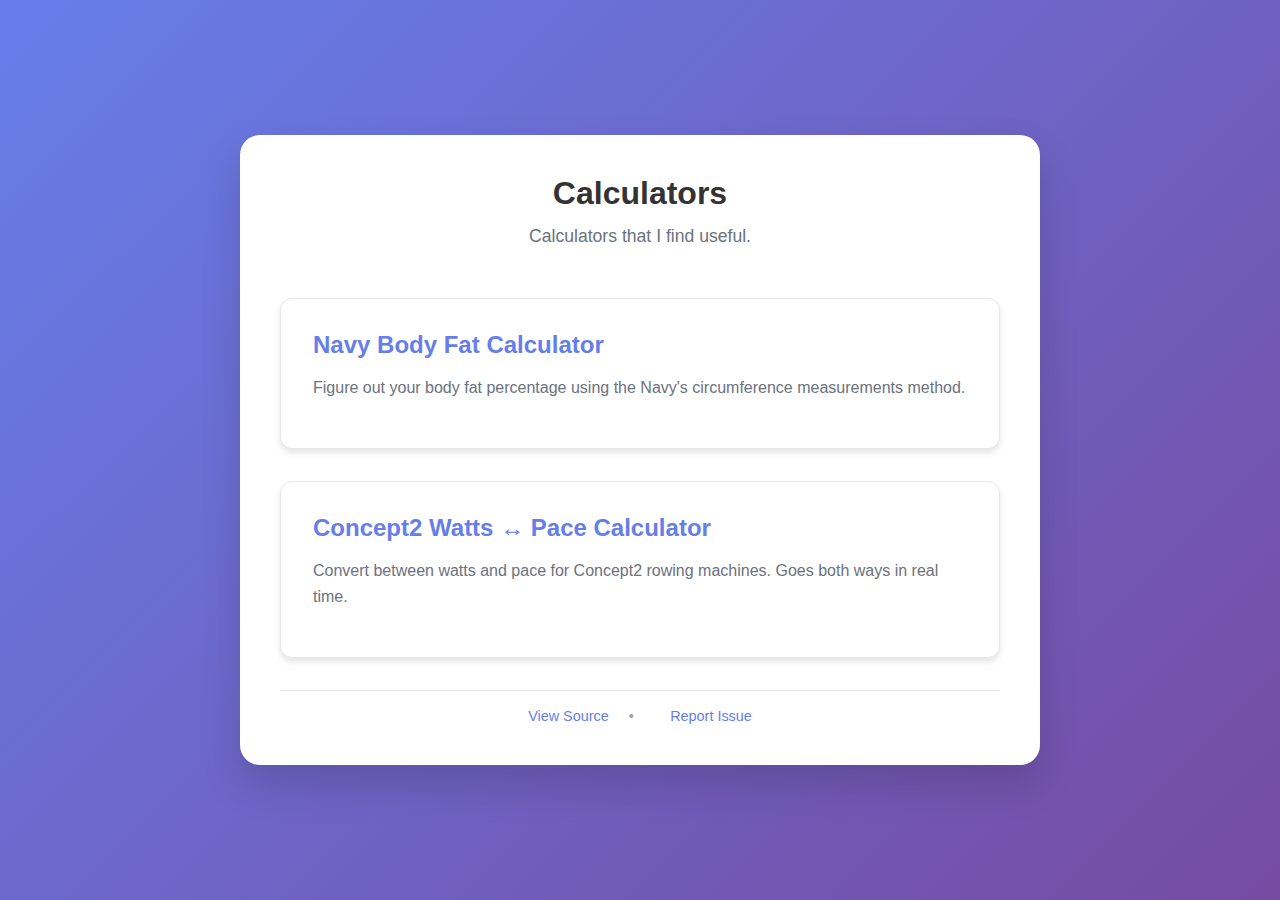
<file: index.html>
<!DOCTYPE html>
<html lang="en">
<head>
    <meta charset="UTF-8">
    <meta name="viewport" content="width=device-width, initial-scale=1.0">
    <title>Calculators - Navy Body Fat & Concept2 Pace Tools</title>
    <meta name="description" content="Free online calculators: Navy Body Fat calculator using official circumference method, and Concept2 watts-to-pace converter for rowing machines. Responsive and accurate.">
    <meta name="keywords" content="navy body fat calculator, concept2 pace calculator, watts to pace, rowing calculator, body fat percentage, circumference method">
    <meta name="author" content="guyru">
    
    <!-- Open Graph / Facebook -->
    <meta property="og:type" content="website">
    <meta property="og:url" content="https://guyru.github.io/calculators/">
    <meta property="og:title" content="Calculators - Navy Body Fat & Concept2 Pace Tools">
    <meta property="og:description" content="Free online calculators: Navy Body Fat calculator using official circumference method, and Concept2 watts-to-pace converter for rowing machines.">
    
    <!-- Twitter -->
    <meta property="twitter:card" content="summary">
    <meta property="twitter:url" content="https://guyru.github.io/calculators/">
    <meta property="twitter:title" content="Calculators - Navy Body Fat & Concept2 Pace Tools">
    <meta property="twitter:description" content="Free online calculators: Navy Body Fat calculator using official circumference method, and Concept2 watts-to-pace converter for rowing machines.">
    
    <link rel="stylesheet" href="shared.css">
</head>
<body>
    <div class="calculator-container index">
        <div class="header">
            <h1>Calculators</h1>
            <div class="intro-text">
                Calculators that I find useful.
            </div>
        </div>

        <div class="calculator-grid">
            <a href="navy-body-fat-calculator.html" class="calculator-card" 
               aria-label="Navigate to Navy Body Fat Calculator">
                <h2>Navy Body Fat Calculator</h2>
                <p>Figure out your body fat percentage using the Navy's circumference measurements method.</p>
            </a>

            <a href="concept2-watts-pace-calculator.html" class="calculator-card" 
               aria-label="Navigate to Concept2 Watts to Pace Calculator">
                <h2>Concept2 Watts ↔ Pace Calculator</h2>
                <p>Convert between watts and pace for Concept2 rowing machines. Goes both ways in real time.</p>
            </a>
        </div>

        <div class="github-links">
            <a href="https://github.com/guyru/calculators" target="_blank" rel="noopener noreferrer">View Source</a>
            <a href="https://github.com/guyru/calculators/issues" target="_blank" rel="noopener noreferrer">Report Issue</a>
        </div>
    </div>
</body>
</html>
</file>
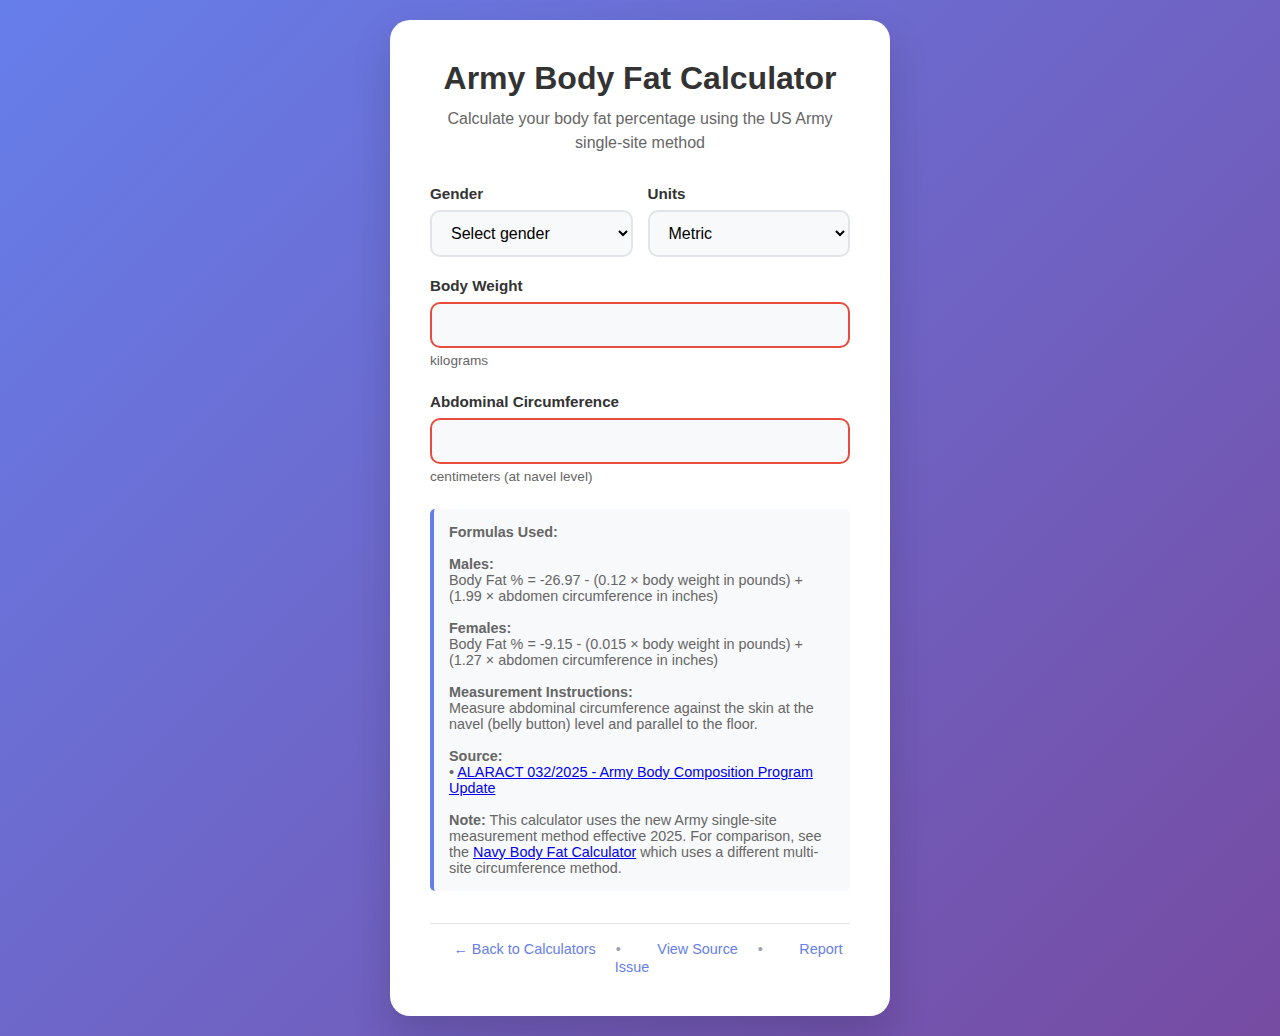
<file: army-body-fat-calculator.html>
<!DOCTYPE html>
<html lang="en">
<head>
    <meta charset="UTF-8">
    <meta name="viewport" content="width=device-width, initial-scale=1.0">
    <title>Army Body Fat Calculator - Official US Army Single-Site Method</title>
    <meta name="description" content="Calculate body fat percentage using the official US Army single-site abdominal circumference method. Simple and accurate formulas for men and women with metric/imperial units. Based on ALARACT 032/2025.">
    <meta name="keywords" content="army body fat calculator, body fat percentage, abdominal circumference, single-site method, army fitness, body composition, ALARACT 032/2025">
    <meta name="author" content="guyru">

    <!-- Open Graph / Facebook -->
    <meta property="og:type" content="website">
    <meta property="og:url" content="https://guyru.github.io/calculators/army-body-fat-calculator.html">
    <meta property="og:title" content="Army Body Fat Calculator - Official US Army Single-Site Method">
    <meta property="og:description" content="Calculate body fat percentage using the official US Army single-site abdominal circumference method. Simple and accurate formulas for men and women with metric/imperial units.">

    <!-- Twitter -->
    <meta property="twitter:card" content="summary">
    <meta property="twitter:url" content="https://guyru.github.io/calculators/army-body-fat-calculator.html">
    <meta property="twitter:title" content="Army Body Fat Calculator - Official US Army Single-Site Method">
    <meta property="twitter:description" content="Calculate body fat percentage using the official US Army single-site abdominal circumference method. Simple and accurate formulas for men and women with metric/imperial units.">

    <link rel="stylesheet" href="shared.css">
</head>
<body>
    <div class="calculator-container">
        <div class="header">
            <h1>Army Body Fat Calculator</h1>
            <p>Calculate your body fat percentage using the US Army single-site method</p>
        </div>

        <form id="calculatorForm">
            <div class="form-row">
                <div class="form-group">
                    <label for="gender">Gender</label>
                    <select id="gender" required>
                        <option value="">Select gender</option>
                        <option value="male">Male</option>
                        <option value="female">Female</option>
                    </select>
                </div>
                <div class="form-group">
                    <label for="units">Units</label>
                    <select id="units">
                        <option value="metric">Metric</option>
                        <option value="imperial">Imperial</option>
                    </select>
                </div>
            </div>

            <div class="form-group">
                <label for="weight">Body Weight</label>
                <input type="number" id="weight" min="30" max="300" step="0.1" required
                       aria-describedby="weightUnit" aria-label="Body weight measurement">
                <div class="unit-label" id="weightUnit">kilograms</div>
            </div>

            <div class="form-group">
                <label for="abdomen">Abdominal Circumference</label>
                <input type="number" id="abdomen" min="40" max="200" step="0.1" required
                       aria-describedby="abdomenUnit" aria-label="Abdominal circumference measurement">
                <div class="unit-label" id="abdomenUnit">centimeters (at navel level)</div>
            </div>
        </form>

        <div id="results" class="results hidden" aria-live="polite" aria-label="Body fat calculation results">
            <div class="main-result" id="bodyFatPercentage">--.--%</div>
            <div class="results-text">Body Fat Percentage</div>
            <div class="category" id="category">--</div>
        </div>

        <div id="error" class="error" role="alert" aria-live="assertive">
            Please fill in all required fields with valid values.
        </div>

        <div class="info-box">
            <strong>Formulas Used:</strong>
            <br><br>
            <strong>Males:</strong><br>
            Body Fat % = -26.97 - (0.12 × body weight in pounds) + (1.99 × abdomen circumference in inches)
            <br><br>
            <strong>Females:</strong><br>
            Body Fat % = -9.15 - (0.015 × body weight in pounds) + (1.27 × abdomen circumference in inches)
            <br><br>
            <strong>Measurement Instructions:</strong><br>
            Measure abdominal circumference against the skin at the navel (belly button) level and parallel to the floor.
            <br><br>
            <strong>Source:</strong><br>
            • <a href="https://armypubs.army.mil/epubs/DR_pubs/DR_a/ARN43352-ALARACT_0322025-000-WEB-1.pdf" target="_blank" rel="noopener noreferrer">ALARACT 032/2025 - Army Body Composition Program Update</a>
            <br><br>
            <strong>Note:</strong> This calculator uses the new Army single-site measurement method effective 2025. For comparison, see the <a href="navy-body-fat-calculator.html">Navy Body Fat Calculator</a> which uses a different multi-site circumference method.
        </div>

        <div class="github-links">
            <a href="index.html" aria-label="Back to calculators index">← Back to Calculators</a>
            <a href="https://github.com/guyru/calculators" target="_blank" rel="noopener noreferrer">View Source</a>
            <a href="https://github.com/guyru/calculators/issues" target="_blank" rel="noopener noreferrer">Report Issue</a>
        </div>
    </div>

    <script>
        const form = document.getElementById('calculatorForm');
        const inputs = form.querySelectorAll('input, select');
        const resultsDiv = document.getElementById('results');
        const errorDiv = document.getElementById('error');
        const bodyFatPercentageEl = document.getElementById('bodyFatPercentage');
        const categoryEl = document.getElementById('category');
        const unitsSelect = document.getElementById('units');

        // Unit elements
        const weightInput = document.getElementById('weight');
        const abdomenInput = document.getElementById('abdomen');
        const weightUnit = document.getElementById('weightUnit');
        const abdomenUnit = document.getElementById('abdomenUnit');

        // Handle unit changes
        unitsSelect.addEventListener('change', function() {
            updateUnits();
            calculateBodyFat();
        });

        function updateUnits() {
            const isMetric = unitsSelect.value === 'metric';

            if (isMetric) {
                // Metric units
                weightInput.min = 30;
                weightInput.max = 300;
                weightUnit.textContent = 'kilograms';

                abdomenInput.min = 40;
                abdomenInput.max = 200;
                abdomenUnit.textContent = 'centimeters (at navel level)';
            } else {
                // Imperial units
                weightInput.min = 65;
                weightInput.max = 660;
                weightUnit.textContent = 'pounds';

                abdomenInput.min = 15;
                abdomenInput.max = 80;
                abdomenUnit.textContent = 'inches (at navel level)';
            }
        }

        // Add event listeners to all inputs
        inputs.forEach(input => {
            input.addEventListener('input', calculateBodyFat);
            input.addEventListener('change', calculateBodyFat);
        });

        function poundsToKg(pounds) {
            return pounds * 0.453592;
        }

        function kgToPounds(kg) {
            return kg * 2.204623;
        }

        function inchesToCm(inches) {
            return inches * 2.54;
        }

        function cmToInches(cm) {
            return cm / 2.54;
        }

        function calculateBodyFat() {
            const gender = document.getElementById('gender').value;
            const units = document.getElementById('units').value;
            let weight = parseFloat(document.getElementById('weight').value);
            let abdomen = parseFloat(document.getElementById('abdomen').value);

            // Hide results and error initially
            resultsDiv.classList.add('hidden');
            errorDiv.style.display = 'none';

            // Validate required fields
            if (!gender || !weight || !abdomen) {
                return;
            }

            // Convert to imperial units for the Army formula (formulas are in pounds and inches)
            let weightInPounds, abdomenInInches;

            if (units === 'metric') {
                weightInPounds = kgToPounds(weight);
                abdomenInInches = cmToInches(abdomen);
            } else {
                weightInPounds = weight;
                abdomenInInches = abdomen;
            }

            // Validate ranges (check original units before conversion)
            if (units === 'metric') {
                if (weight < 30 || weight > 300 || abdomen < 40 || abdomen > 200) {
                    errorDiv.style.display = 'block';
                    return;
                }
            } else {
                if (weight < 65 || weight > 660 || abdomen < 15 || abdomen > 80) {
                    errorDiv.style.display = 'block';
                    return;
                }
            }

            let bodyFatPercentage;

            if (gender === 'male') {
                // Army formula for males
                bodyFatPercentage = -26.97 - (0.12 * weightInPounds) + (1.99 * abdomenInInches);
            } else {
                // Army formula for females
                bodyFatPercentage = -9.15 - (0.015 * weightInPounds) + (1.27 * abdomenInInches);
            }

            // Ensure the result is valid and within reasonable bounds
            if (isNaN(bodyFatPercentage) || bodyFatPercentage < 0) {
                errorDiv.style.display = 'block';
                return;
            }

            // Cap at reasonable maximum
            bodyFatPercentage = Math.min(bodyFatPercentage, 50);

            // Display results
            bodyFatPercentageEl.textContent = bodyFatPercentage.toFixed(1) + '%';
            categoryEl.textContent = getBodyFatCategory(bodyFatPercentage, gender);
            resultsDiv.classList.remove('hidden');
        }

        function getBodyFatCategory(bodyFat, gender) {
            if (gender === 'male') {
                if (bodyFat < 6) return 'Essential Fat';
                if (bodyFat < 14) return 'Athletes';
                if (bodyFat < 18) return 'Fitness';
                if (bodyFat < 25) return 'Average';
                return 'Obese';
            } else {
                if (bodyFat < 14) return 'Essential Fat';
                if (bodyFat < 21) return 'Athletes';
                if (bodyFat < 25) return 'Fitness';
                if (bodyFat < 32) return 'Average';
                return 'Obese';
            }
        }

        // Initialize units on page load
        updateUnits();

        // Initial calculation attempt
        calculateBodyFat();
    </script>
</body>
</html>
</file>
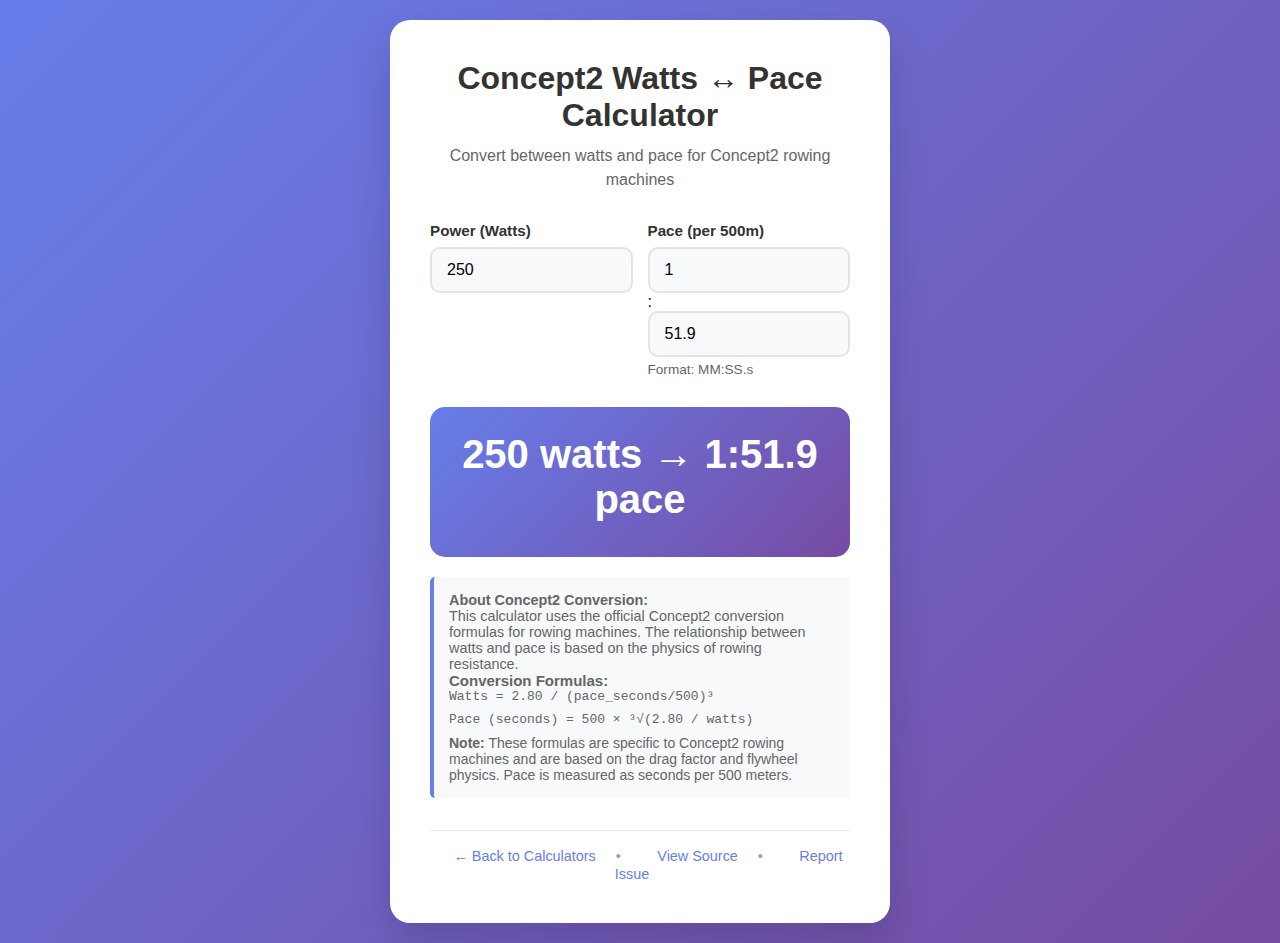
<file: concept2-watts-pace-calculator.html>
<!DOCTYPE html>
<html lang="en">
<head>
    <meta charset="UTF-8">
    <meta name="viewport" content="width=device-width, initial-scale=1.0">
    <title>Concept2 Watts to Pace Calculator - Rowing Machine Converter</title>
    <meta name="description" content="Convert between watts and pace for Concept2 rowing machines. Bidirectional real-time conversion using official Concept2 formulas. Perfect for rowers and fitness enthusiasts.">
    <meta name="keywords" content="concept2 calculator, watts to pace, rowing calculator, concept2 pace, rowing machine, erg calculator, 500m pace">
    <meta name="author" content="guyru">

    <!-- Open Graph / Facebook -->
    <meta property="og:type" content="website">
    <meta property="og:url" content="https://guyru.github.io/calculators/concept2-watts-pace-calculator.html">
    <meta property="og:title" content="Concept2 Watts to Pace Calculator - Rowing Machine Converter">
    <meta property="og:description" content="Convert between watts and pace for Concept2 rowing machines. Bidirectional real-time conversion using official Concept2 formulas.">

    <!-- Twitter -->
    <meta property="twitter:card" content="summary">
    <meta property="twitter:url" content="https://guyru.github.io/calculators/concept2-watts-pace-calculator.html">
    <meta property="twitter:title" content="Concept2 Watts to Pace Calculator - Rowing Machine Converter">
    <meta property="twitter:description" content="Convert between watts and pace for Concept2 rowing machines. Bidirectional real-time conversion using official Concept2 formulas.">

    <link rel="stylesheet" href="shared.css">
    <style>
        .formula-section {
            margin-top: var(--spacing-sm);
            padding-top: var(--spacing-sm);
            border-top: 1px solid var(--color-border);
        }

        .formula-section h4 {
            color: var(--color-text);
            margin-bottom: var(--spacing-xs);
            font-size: 0.9375rem;
            font-weight: 600;
        }

        .formula-section p {
            margin-top: var(--spacing-sm);
            font-size: 0.875rem;
            color: var(--color-text-secondary);
        }

        .formula {
            background: var(--color-bg);
            padding: var(--spacing-xs);
            border-radius: var(--radius-sm);
            font-family: 'Monaco', 'Courier New', monospace;
            font-size: 0.8125rem;
            margin-bottom: 0.5rem;
            overflow-x: auto;
            color: var(--color-text-secondary);
        }
    </style>
</head>
<body>
    <div class="calculator-container">
        <div class="header">
            <h1>Concept2 Watts ↔ Pace Calculator</h1>
            <p>Convert between watts and pace for Concept2 rowing machines</p>
        </div>

        <form id="calculatorForm">
            <div class="form-row">
                <div class="form-group">
                    <label for="watts">Power (Watts)</label>
                    <input
                        type="number"
                        id="watts"
                        name="watts"
                        step="0.1"
                        min="1"
                        max="2000"
                        placeholder="Enter watts"
                        aria-label="Power output in watts"
                    >
                </div>
                <div class="form-group">
                    <label for="paceMinutes">Pace (per 500m)</label>
                    <div class="pace-inputs">
                        <input
                            type="number"
                            id="paceMinutes"
                            name="paceMinutes"
                            step="1"
                            min="0"
                            max="59"
                            placeholder="Min"
                            aria-label="Pace minutes"
                        >
                        <span class="pace-separator" aria-hidden="true">:</span>
                        <input
                            type="number"
                            id="paceSeconds"
                            name="paceSeconds"
                            step="0.1"
                            min="0"
                            max="59.9"
                            placeholder="Sec"
                            aria-label="Pace seconds"
                        >
                    </div>
                    <div class="unit-label">Format: MM:SS.s</div>
                </div>
            </div>


        </form>

        <div id="results" class="results hidden" aria-live="polite" aria-label="Conversion results">
            <div class="main-result" id="mainResult">Enter watts or pace to see conversion</div>
        </div>

        <div id="error" class="error" role="alert" aria-live="assertive">
            Please enter valid values for either watts or pace.
        </div>

        <div class="info-box">
            <strong>About Concept2 Conversion:</strong>
            <p>This calculator uses the official Concept2 conversion formulas for rowing machines. The relationship between watts and pace is based on the physics of rowing resistance.</p>

            <div class="formula-section">
                <h4>Conversion Formulas:</h4>
                <div class="formula">Watts = 2.80 / (pace_seconds/500)³</div>
                <div class="formula">Pace (seconds) = 500 × ³√(2.80 / watts)</div>
                <p>
                    <strong>Note:</strong> These formulas are specific to Concept2 rowing machines and are based on the drag factor and flywheel physics. Pace is measured as seconds per 500 meters.
                </p>
            </div>
        </div>

        <div class="github-links">
            <a href="index.html" aria-label="Back to calculators index">← Back to Calculators</a>
            <a href="https://github.com/guyru/calculators" target="_blank" rel="noopener noreferrer">View Source</a>
            <a href="https://github.com/guyru/calculators/issues" target="_blank" rel="noopener noreferrer">Report Issue</a>
        </div>
    </div>

    <script>
        const wattsInput = document.getElementById('watts');
        const paceMinutesInput = document.getElementById('paceMinutes');
        const paceSecondsInput = document.getElementById('paceSeconds');
        const resultsDiv = document.getElementById('results');
        const errorDiv = document.getElementById('error');
        const mainResult = document.getElementById('mainResult');

        let isUpdatingFromWatts = false;
        let isUpdatingFromPace = false;

        // Convert pace (minutes:seconds) to total seconds
        function paceToSeconds(minutes, seconds) {
            return (minutes || 0) * 60 + (seconds || 0);
        }

        // Convert total seconds to minutes:seconds format
        function secondsToPace(totalSeconds) {
            const minutes = Math.floor(totalSeconds / 60);
            const seconds = totalSeconds % 60;
            return {
                minutes: minutes,
                seconds: parseFloat(seconds.toFixed(1))
            };
        }

        // Concept2 conversion formulas
        function wattsFromPace(paceSeconds) {
            const pacePer500 = paceSeconds / 500;
            return 2.80 / Math.pow(pacePer500, 3);
        }

        function paceFromWatts(watts) {
            return 500 * Math.pow(2.80 / watts, 1/3);
        }

        // Format pace display
        function formatPace(totalSeconds) {
            const pace = secondsToPace(totalSeconds);
            return `${pace.minutes}:${pace.seconds.toFixed(1).padStart(4, '0')}`;
        }

        function updateFromWatts() {
            if (isUpdatingFromPace) return;
            isUpdatingFromWatts = true;

            const watts = parseFloat(wattsInput.value);

            if (watts && watts > 0) {
                const paceSeconds = paceFromWatts(watts);
                const pace = secondsToPace(paceSeconds);

                paceMinutesInput.value = pace.minutes;
                paceSecondsInput.value = pace.seconds.toFixed(1);

                mainResult.textContent = `${watts} watts → ${formatPace(paceSeconds)} pace`;
                showResults();
            } else {
                hideResults();
            }

            isUpdatingFromWatts = false;
        }

        function updateFromPace() {
            if (isUpdatingFromWatts) return;
            isUpdatingFromPace = true;

            const minutes = parseInt(paceMinutesInput.value) || 0;
            const seconds = parseFloat(paceSecondsInput.value) || 0;
            const totalSeconds = paceToSeconds(minutes, seconds);

            if (totalSeconds > 0) {
                const watts = wattsFromPace(totalSeconds);
                wattsInput.value = watts.toFixed(1);

                mainResult.textContent = `${formatPace(totalSeconds)} pace → ${watts.toFixed(1)} watts`;
                showResults();
            } else {
                hideResults();
            }

            isUpdatingFromPace = false;
        }

        function showResults() {
            resultsDiv.classList.remove('hidden');
            errorDiv.style.display = 'none';
        }

        function hideResults() {
            resultsDiv.classList.add('hidden');
            errorDiv.style.display = 'none';
        }

        function showError() {
            resultsDiv.classList.add('hidden');
            errorDiv.style.display = 'block';
        }

        // Event listeners
        wattsInput.addEventListener('input', updateFromWatts);
        paceMinutesInput.addEventListener('input', updateFromPace);
        paceSecondsInput.addEventListener('input', updateFromPace);

        // Unit tests for calculator logic
        function runUnitTests() {
            const testVectors = [
                // Watts -> Pace tests
                { watts: 200, expectedPace: 120.5 }, // 2:00.5
                { watts: 300, expectedPace: 105.3 }, // 1:45.3
                { watts: 400, expectedPace: 95.6 },  // 1:35.6

                // Pace -> Watts tests (reverse calculations)
                { pace: 120.0, expectedWatts: 202.5 }, // 2:00.0 -> 202.5W
                { pace: 105.0, expectedWatts: 302.3 }, // 1:45.0 -> 302.3W
                { pace: 90.0, expectedWatts: 480.1 }   // 1:30.0 -> 480.1W
            ];

            console.log('Running Concept2 calculator unit tests...');
            let passedTests = 0;
            let totalTests = 0;

            // Test watts to pace conversions
            testVectors.slice(0, 3).forEach((test, index) => {
                totalTests++;
                const actualPace = paceFromWatts(test.watts);
                const tolerance = 0.5; // Allow 0.5 second tolerance
                const passed = Math.abs(actualPace - test.expectedPace) <= tolerance;

                if (passed) passedTests++;
                console.log(`Test ${index + 1} - Watts→Pace: ${test.watts}W → ${actualPace.toFixed(1)}s (expected: ${test.expectedPace}s) ${passed ? '✓' : '✗'}`);
            });

            // Test pace to watts conversions
            testVectors.slice(3).forEach((test, index) => {
                totalTests++;
                const actualWatts = wattsFromPace(test.pace);
                const tolerance = 5.0; // Allow 5W tolerance
                const passed = Math.abs(actualWatts - test.expectedWatts) <= tolerance;

                if (passed) passedTests++;
                console.log(`Test ${index + 4} - Pace→Watts: ${test.pace}s → ${actualWatts.toFixed(1)}W (expected: ${test.expectedWatts}W) ${passed ? '✓' : '✗'}`);
            });

            console.log(`Unit tests completed: ${passedTests}/${totalTests} passed`);
            return passedTests === totalTests;
        }

        // Run unit tests on page load
        runUnitTests();

        // Initialize with example values
        wattsInput.value = '250';
        updateFromWatts();
    </script>
</body>
</html>
</file>
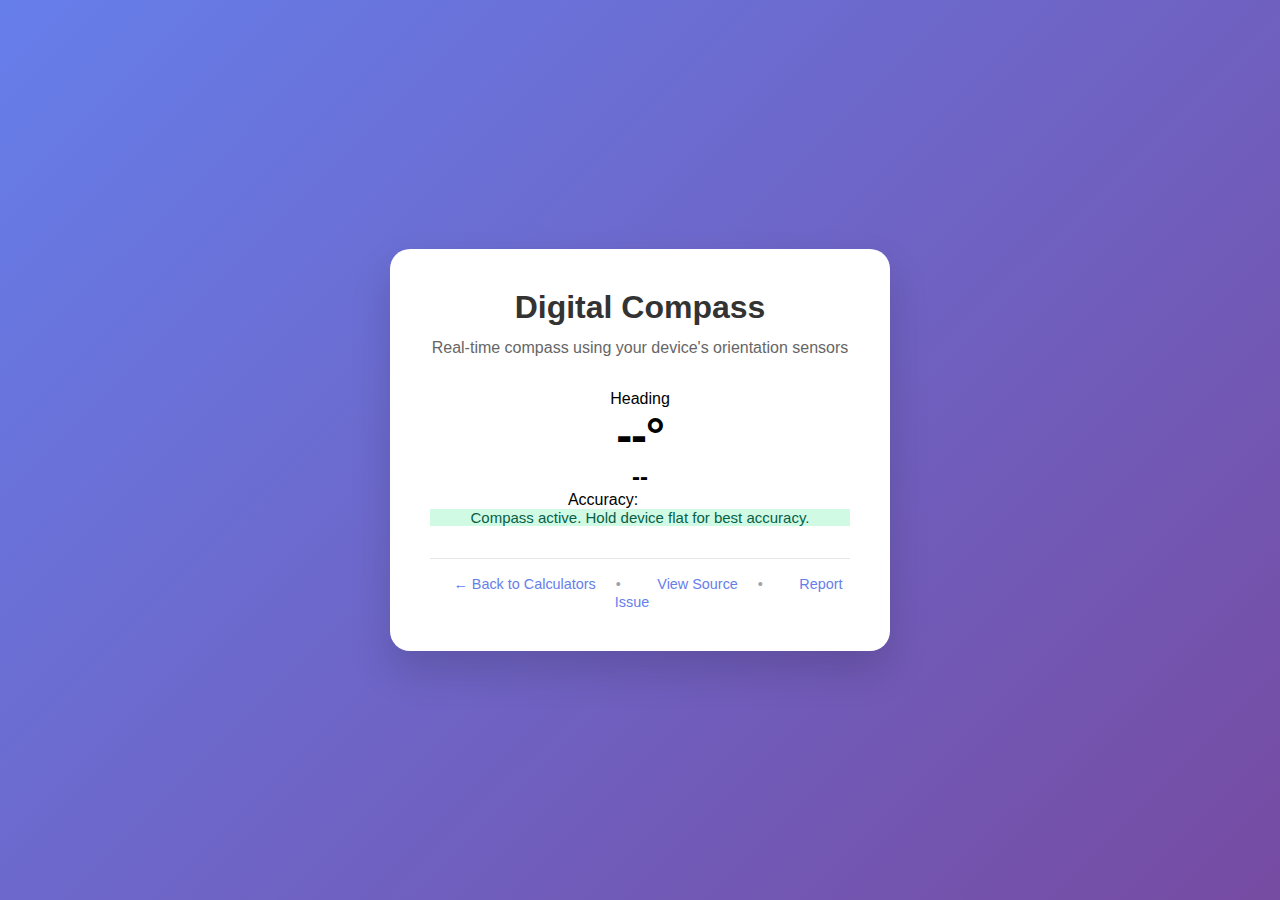
<file: digital-compass.html>
<!DOCTYPE html>
<html lang="en">
<head>
    <meta charset="UTF-8">
    <meta name="viewport" content="width=device-width, initial-scale=1.0">
    <title>Digital Compass - Real-time Mobile Orientation</title>
    <meta name="description" content="Digital compass using device orientation sensors. Real-time heading display with cardinal directions. Works on mobile devices with magnetometer support.">
    <meta name="keywords" content="digital compass, mobile compass, device orientation, magnetometer, heading, cardinal directions, navigation">
    <meta name="author" content="guyru">

    <!-- Open Graph / Facebook -->
    <meta property="og:type" content="website">
    <meta property="og:url" content="https://guyru.github.io/calculators/digital-compass.html">
    <meta property="og:title" content="Digital Compass - Real-time Mobile Orientation">
    <meta property="og:description" content="Digital compass using device orientation sensors. Real-time heading display with cardinal directions for mobile devices.">

    <!-- Twitter -->
    <meta property="twitter:card" content="summary">
    <meta property="twitter:url" content="https://guyru.github.io/calculators/digital-compass.html">
    <meta property="twitter:title" content="Digital Compass - Real-time Mobile Orientation">
    <meta property="twitter:description" content="Digital compass using device orientation sensors. Real-time heading display with cardinal directions for mobile devices.">

    <link rel="stylesheet" href="shared.css">
    <style>
        .compass-container {
            display: flex;
            flex-direction: column;
            align-items: center;
            margin: var(--spacing-md) 0;
        }

        .heading-display {
            text-align: center;
            margin: var(--spacing-md) 0;
        }

        .heading-value {
            font-size: 3rem;
            font-weight: 700;
            color: var(--color-text);
            margin: var(--spacing-xs) 0;
            letter-spacing: -0.025em;
        }

        .heading-label {
            font-size: 1rem;
            color: var(--color-text-secondary);
            margin-bottom: var(--spacing-xs);
            font-weight: 500;
        }

        .cardinal-direction {
            font-size: 1.5rem;
            font-weight: 600;
            color: var(--color-primary);
            margin-top: var(--spacing-xs);
        }

        .status-display {
            text-align: center;
            margin: var(--spacing-md) 0;
            padding: var(--spacing-sm);
            border-radius: var(--radius-md);
            background: var(--color-bg);
            border: 1px solid var(--color-border);
            font-size: 0.9375rem;
        }

        .status-display.error {
            background: #fee2e2;
            border-color: #fecaca;
            color: #991b1b;
        }

        .status-display.success {
            background: #d1fae5;
            border-color: #a7f3d0;
            color: #065f46;
        }

        .accuracy-indicator {
            display: flex;
            align-items: center;
            justify-content: center;
            gap: var(--spacing-xs);
            margin: var(--spacing-xs) 0;
        }

        .accuracy-dots {
            display: flex;
            gap: 0.375rem;
        }

        .accuracy-dot {
            width: 10px;
            height: 10px;
            border-radius: 50%;
            background: var(--color-border);
            transition: background-color 0.15s ease;
        }

        .accuracy-dot.active {
            background: var(--color-success);
        }

        @media (max-width: 768px) {
            .heading-value {
                font-size: 2.5rem;
            }
        }

        .permission-button {
            background: var(--color-primary);
            color: white;
            border: none;
            padding: 0.875rem 1.75rem;
            border-radius: var(--radius-md);
            cursor: pointer;
            font-size: 1rem;
            font-weight: 500;
            transition: background-color 0.15s ease;
            margin: var(--spacing-md) 0;
        }

        .permission-button:hover {
            background: var(--color-primary-hover);
        }
    </style>
</head>
<body>
    <div class="calculator-container">
        <div class="header">
            <h1>Digital Compass</h1>
            <p>Real-time compass using your device's orientation sensors</p>
        </div>

        <div class="compass-container">
            <div class="heading-display">
                <div class="heading-label">Heading</div>
                <div class="heading-value" id="headingValue" aria-live="polite">--°</div>
                <div class="cardinal-direction" id="cardinalDirection" aria-live="polite">--</div>
            </div>

            <div class="accuracy-indicator">
                <span>Accuracy:</span>
                <div class="accuracy-dots">
                    <div class="accuracy-dot" id="accuracy1"></div>
                    <div class="accuracy-dot" id="accuracy2"></div>
                    <div class="accuracy-dot" id="accuracy3"></div>
                    <div class="accuracy-dot" id="accuracy4"></div>
                    <div class="accuracy-dot" id="accuracy5"></div>
                </div>
            </div>
        </div>

        <div class="status-display" id="statusDisplay">
            <div id="statusMessage">Checking device compatibility...</div>
            <button class="permission-button" id="permissionButton" style="display: none;">
                Enable Compass
            </button>
        </div>

        <div class="github-links">
            <a href="index.html" aria-label="Back to calculators index">← Back to Calculators</a>
            <a href="https://github.com/guyru/calculators" target="_blank" rel="noopener noreferrer">View Source</a>
            <a href="https://github.com/guyru/calculators/issues" target="_blank" rel="noopener noreferrer">Report Issue</a>
        </div>
    </div>

    <script>
        class DigitalCompass {
            constructor() {
                this.currentHeading = 0;
                this.accuracy = 0;
                this.isSupported = false;
                this.isPermissionGranted = false;

                this.headingValue = document.getElementById('headingValue');
                this.cardinalDirection = document.getElementById('cardinalDirection');
                this.statusDisplay = document.getElementById('statusDisplay');
                this.statusMessage = document.getElementById('statusMessage');
                this.permissionButton = document.getElementById('permissionButton');

                this.init();
            }

            init() {
                this.checkDeviceSupport();
                this.setupEventListeners();
            }

            checkDeviceSupport() {
                if (typeof DeviceOrientationEvent !== 'undefined') {
                    if (typeof DeviceOrientationEvent.requestPermission === 'function') {
                        this.showPermissionButton();
                    } else {
                        this.startCompass();
                    }
                } else {
                    this.showError('Device orientation not supported. This feature requires a mobile device with magnetometer.');
                }
            }

            showPermissionButton() {
                this.statusMessage.textContent = 'This compass requires access to device orientation sensors.';
                this.permissionButton.style.display = 'inline-block';
                this.statusDisplay.className = 'status-display';
            }

            async requestPermission() {
                try {
                    const permission = await DeviceOrientationEvent.requestPermission();
                    if (permission === 'granted') {
                        this.isPermissionGranted = true;
                        this.permissionButton.style.display = 'none';
                        this.startCompass();
                    } else {
                        this.showError('Permission denied. Compass requires device orientation access.');
                    }
                } catch (error) {
                    this.showError('Failed to request device orientation permission.');
                }
            }

            startCompass() {
                this.isSupported = true;
                this.statusMessage.textContent = 'Compass active. Hold device flat for best accuracy.';
                this.statusDisplay.className = 'status-display success';

                this.setupOrientationListeners();
            }

            setupOrientationListeners() {
                let testHandlerTriggered = false;

                const testHandler = (event) => {
                    testHandlerTriggered = true;

                    window.removeEventListener('deviceorientationabsolute', testHandler);

                    if (event.absolute === true || event.webkitCompassHeading !== undefined) {
                        window.addEventListener('deviceorientationabsolute', this.handleOrientation.bind(this));
                    } else {
                        window.addEventListener('deviceorientation', this.handleOrientation.bind(this));
                    }
                };

                window.addEventListener('deviceorientationabsolute', testHandler);

                setTimeout(() => {
                    if (!testHandlerTriggered) {
                        window.removeEventListener('deviceorientationabsolute', testHandler);
                        window.addEventListener('deviceorientation', this.handleOrientation.bind(this));
                    }
                }, 1000);
            }

            handleOrientation(event) {
                let rawHeading = null;
                let headingSource = 'unknown';

                if (event.webkitCompassHeading !== undefined && event.webkitCompassHeading !== null) {
                    rawHeading = event.webkitCompassHeading;
                    headingSource = 'webkit';

                    if (event.webkitCompassAccuracy !== undefined) {
                        this.updateWebkitAccuracy(event.webkitCompassAccuracy);
                    }
                }
                else if (event.alpha !== null && event.alpha !== undefined) {
                    rawHeading = 360 - event.alpha;
                    headingSource = 'alpha';

                    this.updateAlphaAccuracy(event);
                }

                if (rawHeading !== null) {
                    let heading = this.normalizeHeading(rawHeading);

                    if (this.shouldSkipUpdate(heading)) return;

                    this.updateDisplay(heading);
                } else {
                    this.showError('Unable to get compass heading. Device may not have a magnetometer.');
                }
            }

            normalizeHeading(heading) {
                return ((heading % 360) + 360) % 360;
            }

            shouldSkipUpdate(newHeading) {
                if (this.currentHeading === 0) return false;

                let diff = Math.abs(newHeading - this.currentHeading);
                if (diff > 180) diff = 360 - diff;

                return diff < 0.5;
            }

            updateDisplay(heading) {
                this.currentHeading = heading;

                this.headingValue.textContent = `${Math.round(heading)}°`;

                this.cardinalDirection.textContent = this.getCardinalDirection(heading);
            }

            getCardinalDirection(heading) {
                const directions = [
                    'N', 'NNE', 'NE', 'ENE',
                    'E', 'ESE', 'SE', 'SSE',
                    'S', 'SSW', 'SW', 'WSW',
                    'W', 'WNW', 'NW', 'NNW'
                ];

                const index = Math.round(heading / 22.5) % 16;
                return directions[index];
            }

            updateWebkitAccuracy(webkitAccuracy) {
                let accuracyLevel = 1;
                if (webkitAccuracy >= 15) accuracyLevel = 5;
                else if (webkitAccuracy >= 10) accuracyLevel = 4;
                else if (webkitAccuracy >= 5) accuracyLevel = 3;
                else if (webkitAccuracy >= 0) accuracyLevel = 2;

                this.accuracy = accuracyLevel;
                this.updateAccuracyDisplay();
            }

            updateAlphaAccuracy(event) {
                let accuracyLevel = 0;

                if (event.alpha !== null) accuracyLevel++;
                if (event.beta !== null) accuracyLevel++;
                if (event.gamma !== null) accuracyLevel++;
                if (event.absolute) accuracyLevel++;

                if (event.beta !== null && Math.abs(event.beta) < 30) accuracyLevel++;

                this.accuracy = Math.max(0, Math.min(5, accuracyLevel));
                this.updateAccuracyDisplay();
            }

            updateAccuracyDisplay() {
                const dots = document.querySelectorAll('.accuracy-dot');
                dots.forEach((dot, index) => {
                    if (index < this.accuracy) {
                        dot.classList.add('active');
                    } else {
                        dot.classList.remove('active');
                    }
                });
            }

            showError(message) {
                this.statusMessage.textContent = message;
                this.statusDisplay.className = 'status-display error';
                this.permissionButton.style.display = 'none';
            }

            setupEventListeners() {
                this.permissionButton.addEventListener('click', () => {
                    this.requestPermission();
                });
            }
        }

        // Initialize compass when page loads
        document.addEventListener('DOMContentLoaded', () => {
            new DigitalCompass();
        });
    </script>
</body>
</html>
</file>
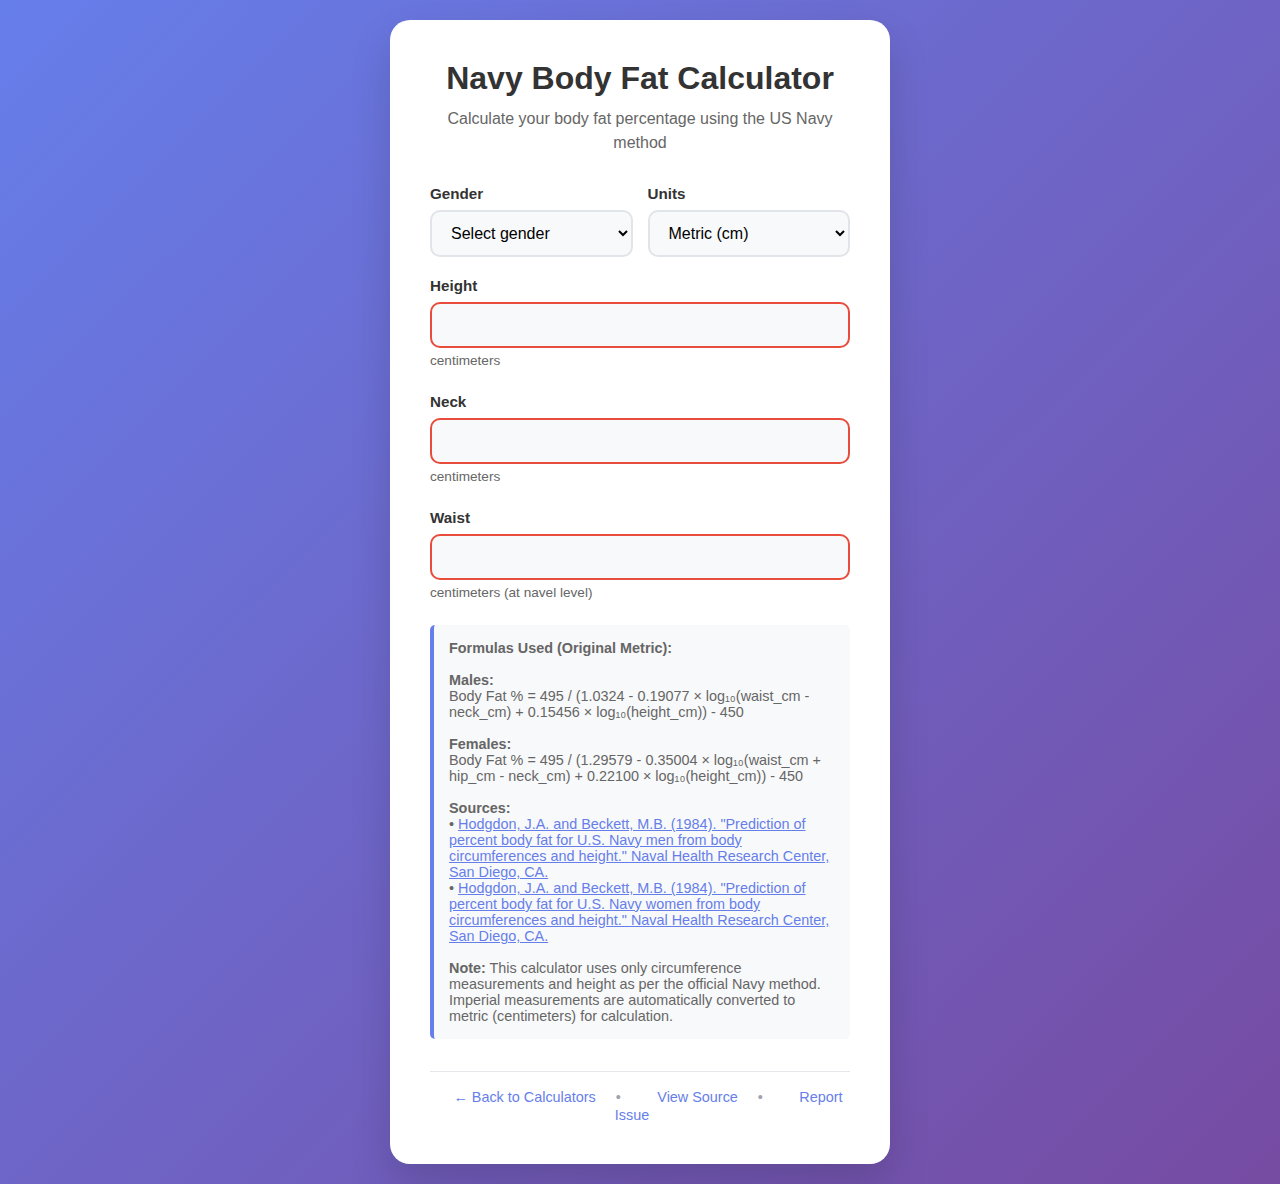
<file: navy-body-fat-calculator.html>
<!DOCTYPE html>
<html lang="en">
<head>
    <meta charset="UTF-8">
    <meta name="viewport" content="width=device-width, initial-scale=1.0">
    <title>Navy Body Fat Calculator - Official US Navy Method</title>
    <meta name="description" content="Calculate body fat percentage using the official US Navy circumference method. Accurate formulas for men and women with metric/imperial units. Based on research papers ADA143890 and ADA146456.">
    <meta name="keywords" content="navy body fat calculator, body fat percentage, circumference method, naval health research, body composition, fitness calculator">
    <meta name="author" content="guyru">
    
    <!-- Open Graph / Facebook -->
    <meta property="og:type" content="website">
    <meta property="og:url" content="https://guyru.github.io/calculators/navy-body-fat-calculator.html">
    <meta property="og:title" content="Navy Body Fat Calculator - Official US Navy Method">
    <meta property="og:description" content="Calculate body fat percentage using the official US Navy circumference method. Accurate formulas for men and women with metric/imperial units.">
    
    <!-- Twitter -->
    <meta property="twitter:card" content="summary">
    <meta property="twitter:url" content="https://guyru.github.io/calculators/navy-body-fat-calculator.html">
    <meta property="twitter:title" content="Navy Body Fat Calculator - Official US Navy Method">
    <meta property="twitter:description" content="Calculate body fat percentage using the official US Navy circumference method. Accurate formulas for men and women with metric/imperial units.">
    
    <link rel="stylesheet" href="shared.css">
</head>
<body>
    <div class="calculator-container">
        <div class="header">
            <h1>Navy Body Fat Calculator</h1>
            <p>Calculate your body fat percentage using the US Navy method</p>
        </div>

        <form id="calculatorForm">
            <div class="form-row">
                <div class="form-group">
                    <label for="gender">Gender</label>
                    <select id="gender" required>
                        <option value="">Select gender</option>
                        <option value="male">Male</option>
                        <option value="female">Female</option>
                    </select>
                </div>
                <div class="form-group">
                    <label for="units">Units</label>
                    <select id="units">
                        <option value="metric">Metric (cm)</option>
                        <option value="imperial">Imperial (in)</option>
                    </select>
                </div>
            </div>

            <div class="form-group">
                <label for="height">Height</label>
                <input type="number" id="height" min="120" max="250" step="0.1" required 
                       aria-describedby="heightUnit" aria-label="Height measurement">
                <div class="unit-label" id="heightUnit">centimeters</div>
            </div>

            <div class="form-group">
                <label for="neck">Neck</label>
                <input type="number" id="neck" min="20" max="80" step="0.1" required 
                       aria-describedby="neckUnit" aria-label="Neck circumference measurement">
                <div class="unit-label" id="neckUnit">centimeters</div>
            </div>

            <div class="form-group">
                <label for="waist">Waist</label>
                <input type="number" id="waist" min="40" max="200" step="0.1" required 
                       aria-describedby="waistUnit" aria-label="Waist circumference measurement">
                <div class="unit-label" id="waistUnit">centimeters (at navel level)</div>
            </div>

            <div class="form-group" id="hipGroup" style="display: none;">
                <label for="hip">Hip</label>
                <input type="number" id="hip" min="50" max="200" step="0.1" 
                       aria-describedby="hipUnit" aria-label="Hip circumference measurement">
                <div class="unit-label" id="hipUnit">centimeters (at widest point)</div>
            </div>
        </form>

        <div id="results" class="results hidden" aria-live="polite" aria-label="Body fat calculation results">
            <div class="main-result" id="bodyFatPercentage">--.--%</div>
            <div class="results-text">Body Fat Percentage</div>
            <div class="category" id="category">--</div>
        </div>

        <div id="error" class="error" role="alert" aria-live="assertive">
            Please fill in all required fields with valid values.
        </div>

        <div class="info-box">
            <strong>Formulas Used (Original Metric):</strong>
            <br><br>
            <strong>Males:</strong><br>
            Body Fat % = 495 / (1.0324 - 0.19077 × log₁₀(waist_cm - neck_cm) + 0.15456 × log₁₀(height_cm)) - 450
            <br><br>
            <strong>Females:</strong><br>
            Body Fat % = 495 / (1.29579 - 0.35004 × log₁₀(waist_cm + hip_cm - neck_cm) + 0.22100 × log₁₀(height_cm)) - 450
            <br><br>
            <strong>Sources:</strong><br>
            • <a href="https://apps.dtic.mil/sti/citations/ADA143890" target="_blank" rel="noopener noreferrer" style="color: #667eea; text-decoration: underline;">Hodgdon, J.A. and Beckett, M.B. (1984). "Prediction of percent body fat for U.S. Navy men from body circumferences and height." Naval Health Research Center, San Diego, CA.</a><br>
            • <a href="https://apps.dtic.mil/sti/citations/ADA146456" target="_blank" rel="noopener noreferrer" style="color: #667eea; text-decoration: underline;">Hodgdon, J.A. and Beckett, M.B. (1984). "Prediction of percent body fat for U.S. Navy women from body circumferences and height." Naval Health Research Center, San Diego, CA.</a>
            <br><br>
            <strong>Note:</strong> This calculator uses only circumference measurements and height as per the official Navy method. Imperial measurements are automatically converted to metric (centimeters) for calculation.
        </div>

        <div class="github-links">
            <a href="index.html">← Back to Calculators</a>
            <a href="https://github.com/guyru/calculators" target="_blank" rel="noopener noreferrer">View Source</a>
            <a href="https://github.com/guyru/calculators/issues" target="_blank" rel="noopener noreferrer">Report Issue</a>
        </div>
    </div>

    <script>
        const form = document.getElementById('calculatorForm');
        const inputs = form.querySelectorAll('input, select');
        const resultsDiv = document.getElementById('results');
        const errorDiv = document.getElementById('error');
        const bodyFatPercentageEl = document.getElementById('bodyFatPercentage');
        const categoryEl = document.getElementById('category');
        const genderSelect = document.getElementById('gender');
        const unitsSelect = document.getElementById('units');
        const hipGroup = document.getElementById('hipGroup');
        const hipInput = document.getElementById('hip');

        // Unit elements
        const heightInput = document.getElementById('height');
        const neckInput = document.getElementById('neck');
        const waistInput = document.getElementById('waist');
        const heightUnit = document.getElementById('heightUnit');
        const neckUnit = document.getElementById('neckUnit');
        const waistUnit = document.getElementById('waistUnit');
        const hipUnit = document.getElementById('hipUnit');

        // Show/hide hip measurement based on gender
        genderSelect.addEventListener('change', function() {
            if (this.value === 'female') {
                hipGroup.style.display = 'block';
                hipInput.required = true;
            } else {
                hipGroup.style.display = 'none';
                hipInput.required = false;
                hipInput.value = '';
            }
            calculateBodyFat();
        });

        // Handle unit changes
        unitsSelect.addEventListener('change', function() {
            updateUnits();
            calculateBodyFat();
        });

        function updateUnits() {
            const isMetric = unitsSelect.value === 'metric';
            
            if (isMetric) {
                // Metric units
                heightInput.min = 120;
                heightInput.max = 250;
                heightUnit.textContent = 'centimeters';
                
                neckInput.min = 20;
                neckInput.max = 80;
                neckUnit.textContent = 'centimeters';
                
                waistInput.min = 40;
                waistInput.max = 200;
                waistUnit.textContent = 'centimeters (at navel level)';
                
                hipInput.min = 50;
                hipInput.max = 200;
                hipUnit.textContent = 'centimeters (at widest point)';
            } else {
                // Imperial units
                heightInput.min = 48;
                heightInput.max = 96;
                heightUnit.textContent = 'inches';
                
                neckInput.min = 8;
                neckInput.max = 30;
                neckUnit.textContent = 'inches';
                
                waistInput.min = 15;
                waistInput.max = 80;
                waistUnit.textContent = 'inches (at navel level)';
                
                hipInput.min = 20;
                hipInput.max = 80;
                hipUnit.textContent = 'inches (at widest point)';
            }
        }

        // Add event listeners to all inputs
        inputs.forEach(input => {
            input.addEventListener('input', calculateBodyFat);
            input.addEventListener('change', calculateBodyFat);
        });

        function inchesToCm(inches) {
            return inches * 2.54;
        }

        function calculateBodyFat() {
            const gender = document.getElementById('gender').value;
            const units = document.getElementById('units').value;
            let height = parseFloat(document.getElementById('height').value);
            let neck = parseFloat(document.getElementById('neck').value);
            let waist = parseFloat(document.getElementById('waist').value);
            let hip = parseFloat(document.getElementById('hip').value);

            // Hide results and error initially
            resultsDiv.classList.add('hidden');
            errorDiv.style.display = 'none';

            // Validate required fields
            if (!gender || !height || !neck || !waist) {
                return;
            }

            // For females, hip measurement is required
            if (gender === 'female' && !hip) {
                return;
            }

            // Convert imperial to metric for the Navy formula (metric is the base)
            if (units === 'imperial') {
                height = inchesToCm(height);
                neck = inchesToCm(neck);
                waist = inchesToCm(waist);
                if (gender === 'female') {
                    hip = inchesToCm(hip);
                }
            }

            // Validate ranges (after conversion to metric)
            if (height < 120 || height > 250 || 
                neck < 20 || neck > 80 || 
                waist < 40 || waist > 200 ||
                (gender === 'female' && (hip < 50 || hip > 200))) {
                errorDiv.style.display = 'block';
                return;
            }

            let bodyFatPercentage;

            if (gender === 'male') {
                // Navy formula for males (metric version)
                const density = 1.0324 - 0.19077 * Math.log10(waist - neck) + 0.15456 * Math.log10(height);
                bodyFatPercentage = (495 / density) - 450;
            } else {
                // Navy formula for females (metric version)
                const density = 1.29579 - 0.35004 * Math.log10(waist + hip - neck) + 0.22100 * Math.log10(height);
                bodyFatPercentage = (495 / density) - 450;
            }

            // Ensure the result is valid
            if (isNaN(bodyFatPercentage) || bodyFatPercentage < 0) {
                errorDiv.style.display = 'block';
                return;
            }

            // Cap at reasonable maximum
            bodyFatPercentage = Math.min(bodyFatPercentage, 50);

            // Display results
            bodyFatPercentageEl.textContent = bodyFatPercentage.toFixed(1) + '%';
            categoryEl.textContent = getBodyFatCategory(bodyFatPercentage, gender);
            resultsDiv.classList.remove('hidden');
        }

        function getBodyFatCategory(bodyFat, gender) {
            if (gender === 'male') {
                if (bodyFat < 6) return 'Essential Fat';
                if (bodyFat < 14) return 'Athletes';
                if (bodyFat < 18) return 'Fitness';
                if (bodyFat < 25) return 'Average';
                return 'Obese';
            } else {
                if (bodyFat < 14) return 'Essential Fat';
                if (bodyFat < 21) return 'Athletes';
                if (bodyFat < 25) return 'Fitness';
                if (bodyFat < 32) return 'Average';
                return 'Obese';
            }
        }

        // Initialize units on page load
        updateUnits();
        
        // Initial calculation attempt
        calculateBodyFat();
    </script>
</body>
</html>
</file>
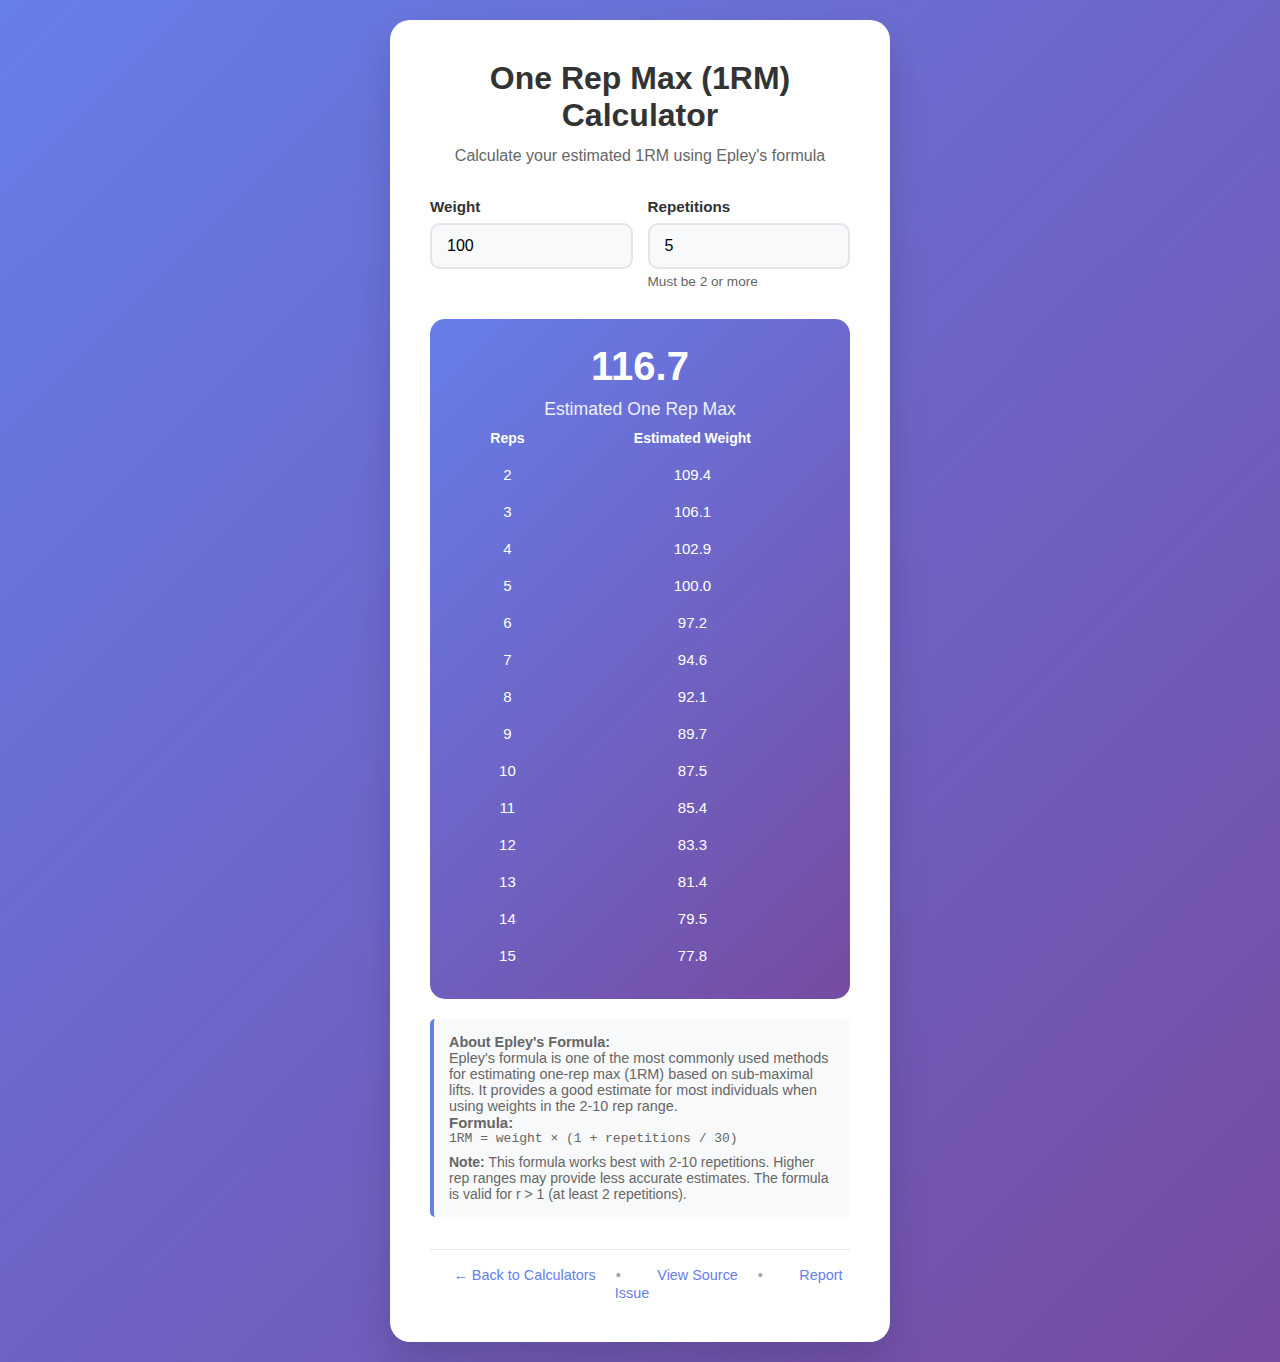
<file: one-rep-max-calculator.html>
<!DOCTYPE html>
<html lang="en">
<head>
    <meta charset="UTF-8">
    <meta name="viewport" content="width=device-width, initial-scale=1.0">
    <title>One Rep Max (1RM) Calculator - Epley Formula</title>
    <meta name="description" content="Calculate your one-rep max (1RM) using Epley's formula. Get your estimated 1RM and a complete rep-max table for training planning.">
    <meta name="keywords" content="1rm calculator, one rep max, epley formula, strength training, weightlifting, rep max, training calculator">
    <meta name="author" content="guyru">

    <!-- Open Graph / Facebook -->
    <meta property="og:type" content="website">
    <meta property="og:url" content="https://guyru.github.io/calculators/one-rep-max-calculator.html">
    <meta property="og:title" content="One Rep Max (1RM) Calculator - Epley Formula">
    <meta property="og:description" content="Calculate your one-rep max (1RM) using Epley's formula. Get your estimated 1RM and a complete rep-max table for training planning.">

    <!-- Twitter -->
    <meta property="twitter:card" content="summary">
    <meta property="twitter:url" content="https://guyru.github.io/calculators/one-rep-max-calculator.html">
    <meta property="twitter:title" content="One Rep Max (1RM) Calculator - Epley Formula">
    <meta property="twitter:description" content="Calculate your one-rep max (1RM) using Epley's formula. Get your estimated 1RM and a complete rep-max table for training planning.">

    <link rel="stylesheet" href="shared.css">
    <style>
        .formula-section {
            margin-top: var(--spacing-sm);
            padding-top: var(--spacing-sm);
            border-top: 1px solid var(--color-border);
        }

        .formula-section h4 {
            color: var(--color-text);
            margin-bottom: var(--spacing-xs);
            font-size: 0.9375rem;
            font-weight: 600;
        }

        .formula-section p {
            margin-top: var(--spacing-sm);
            font-size: 0.875rem;
            color: var(--color-text-secondary);
        }

        .formula {
            background: var(--color-bg);
            padding: var(--spacing-xs);
            border-radius: var(--radius-sm);
            font-family: 'Monaco', 'Courier New', monospace;
            font-size: 0.8125rem;
            margin-bottom: 0.5rem;
            overflow-x: auto;
            color: var(--color-text-secondary);
        }

        .rep-max-table {
            width: 100%;
            margin-top: var(--spacing-md);
            border-collapse: collapse;
        }

        .rep-max-table th,
        .rep-max-table td {
            padding: 0.625rem;
            text-align: center;
            border-bottom: 1px solid var(--color-border);
        }

        .rep-max-table th {
            background: var(--color-bg);
            font-weight: 600;
            color: var(--color-text);
            font-size: 0.875rem;
        }

        .rep-max-table td {
            font-size: 0.9375rem;
            color: var(--color-text);
        }

        .rep-max-table tr:last-child td {
            border-bottom: none;
        }

        .rep-max-table tr:hover {
            background: var(--color-bg);
        }

        .table-container {
            margin-top: var(--spacing-md);
            overflow-x: auto;
        }

        .results {
            min-height: auto;
        }
    </style>
</head>
<body>
    <div class="calculator-container">
        <div class="header">
            <h1>One Rep Max (1RM) Calculator</h1>
            <p>Calculate your estimated 1RM using Epley's formula</p>
        </div>

        <form id="calculatorForm">
            <div class="form-row">
                <div class="form-group">
                    <label for="weight">Weight</label>
                    <input
                        type="number"
                        id="weight"
                        name="weight"
                        step="0.1"
                        min="0.1"
                        placeholder="Enter weight"
                        aria-label="Weight lifted"
                        required
                    >
                </div>
                <div class="form-group">
                    <label for="reps">Repetitions</label>
                    <input
                        type="number"
                        id="reps"
                        name="reps"
                        step="1"
                        min="2"
                        max="20"
                        placeholder="Enter reps"
                        aria-label="Number of repetitions"
                        required
                    >
                    <div class="unit-label">Must be 2 or more</div>
                </div>
            </div>
        </form>

        <div id="results" class="results hidden" aria-live="polite" aria-label="Calculation results">
            <div class="main-result" id="mainResult"></div>
            <div class="results-text">Estimated One Rep Max</div>

            <div class="table-container">
                <table class="rep-max-table" id="repMaxTable">
                    <thead>
                        <tr>
                            <th>Reps</th>
                            <th>Estimated Weight</th>
                        </tr>
                    </thead>
                    <tbody id="repMaxTableBody">
                    </tbody>
                </table>
            </div>
        </div>

        <div id="error" class="error" role="alert" aria-live="assertive">
            Please enter valid values for weight and repetitions (2 or more).
        </div>

        <div class="info-box">
            <strong>About Epley's Formula:</strong>
            <p>Epley's formula is one of the most commonly used methods for estimating one-rep max (1RM) based on sub-maximal lifts. It provides a good estimate for most individuals when using weights in the 2-10 rep range.</p>

            <div class="formula-section">
                <h4>Formula:</h4>
                <div class="formula">1RM = weight × (1 + repetitions / 30)</div>
                <p>
                    <strong>Note:</strong> This formula works best with 2-10 repetitions. Higher rep ranges may provide less accurate estimates. The formula is valid for r &gt; 1 (at least 2 repetitions).
                </p>
            </div>
        </div>

        <div class="github-links">
            <a href="index.html" aria-label="Back to calculators index">← Back to Calculators</a>
            <a href="https://github.com/guyru/calculators" target="_blank" rel="noopener noreferrer">View Source</a>
            <a href="https://github.com/guyru/calculators/issues" target="_blank" rel="noopener noreferrer">Report Issue</a>
        </div>
    </div>

    <script>
        const weightInput = document.getElementById('weight');
        const repsInput = document.getElementById('reps');
        const resultsDiv = document.getElementById('results');
        const errorDiv = document.getElementById('error');
        const mainResult = document.getElementById('mainResult');
        const repMaxTableBody = document.getElementById('repMaxTableBody');

        // Epley's formula: 1RM = w * (1 + r/30)
        function calculateOneRepMax(weight, reps) {
            if (reps <= 1) {
                return null;
            }
            return weight * (1 + reps / 30);
        }

        // Calculate estimated weight for a given number of reps based on 1RM
        function calculateWeightForReps(oneRM, targetReps) {
            if (targetReps <= 1) {
                return oneRM;
            }
            // Rearranging Epley's formula: w = 1RM / (1 + r/30)
            return oneRM / (1 + targetReps / 30);
        }

        function updateCalculation() {
            const weight = parseFloat(weightInput.value);
            const reps = parseInt(repsInput.value);

            if (!weight || !reps || weight <= 0 || reps < 2) {
                hideResults();
                if (weightInput.value || repsInput.value) {
                    showError();
                }
                return;
            }

            const oneRM = calculateOneRepMax(weight, reps);

            if (oneRM === null) {
                showError();
                return;
            }

            // Display the 1RM result
            mainResult.textContent = oneRM.toFixed(1);

            // Generate the rep-max table (2-15 reps)
            repMaxTableBody.innerHTML = '';
            for (let targetReps = 2; targetReps <= 15; targetReps++) {
                const estimatedWeight = calculateWeightForReps(oneRM, targetReps);
                const row = document.createElement('tr');
                row.innerHTML = `
                    <td>${targetReps}</td>
                    <td>${estimatedWeight.toFixed(1)}</td>
                `;
                repMaxTableBody.appendChild(row);
            }

            showResults();
        }

        function showResults() {
            resultsDiv.classList.remove('hidden');
            errorDiv.style.display = 'none';
        }

        function hideResults() {
            resultsDiv.classList.add('hidden');
        }

        function showError() {
            errorDiv.style.display = 'block';
        }

        // Event listeners
        weightInput.addEventListener('input', updateCalculation);
        repsInput.addEventListener('input', updateCalculation);

        // Unit tests for calculator logic
        function runUnitTests() {
            const testVectors = [
                // Test cases based on Epley's formula
                { weight: 100, reps: 5, expected1RM: 116.67 },
                { weight: 200, reps: 3, expected1RM: 220.0 },
                { weight: 150, reps: 8, expected1RM: 190.0 },
                { weight: 80, reps: 10, expected1RM: 106.67 },

                // Reverse test: if 1RM is 200, weight for 5 reps should be ~171.43
                { oneRM: 200, targetReps: 5, expectedWeight: 171.43 }
            ];

            console.log('Running 1RM calculator unit tests...');
            let passedTests = 0;
            let totalTests = 0;

            // Test 1RM calculations
            testVectors.slice(0, 4).forEach((test, index) => {
                totalTests++;
                const actual1RM = calculateOneRepMax(test.weight, test.reps);
                const tolerance = 0.5; // Allow 0.5 tolerance
                const passed = Math.abs(actual1RM - test.expected1RM) <= tolerance;

                if (passed) passedTests++;
                console.log(`Test ${index + 1} - 1RM: ${test.weight} × ${test.reps} reps = ${actual1RM.toFixed(2)} (expected: ${test.expected1RM}) ${passed ? '✓' : '✗'}`);
            });

            // Test weight for reps calculations
            const reverseTest = testVectors[4];
            totalTests++;
            const actualWeight = calculateWeightForReps(reverseTest.oneRM, reverseTest.targetReps);
            const tolerance = 0.5;
            const passed = Math.abs(actualWeight - reverseTest.expectedWeight) <= tolerance;

            if (passed) passedTests++;
            console.log(`Test 5 - Weight for reps: 1RM ${reverseTest.oneRM}, ${reverseTest.targetReps} reps = ${actualWeight.toFixed(2)} (expected: ${reverseTest.expectedWeight}) ${passed ? '✓' : '✗'}`);

            console.log(`Unit tests completed: ${passedTests}/${totalTests} passed`);
            return passedTests === totalTests;
        }

        // Run unit tests on page load
        runUnitTests();

        // Initialize with example values
        weightInput.value = '100';
        repsInput.value = '5';
        updateCalculation();
    </script>
</body>
</html>
</file>
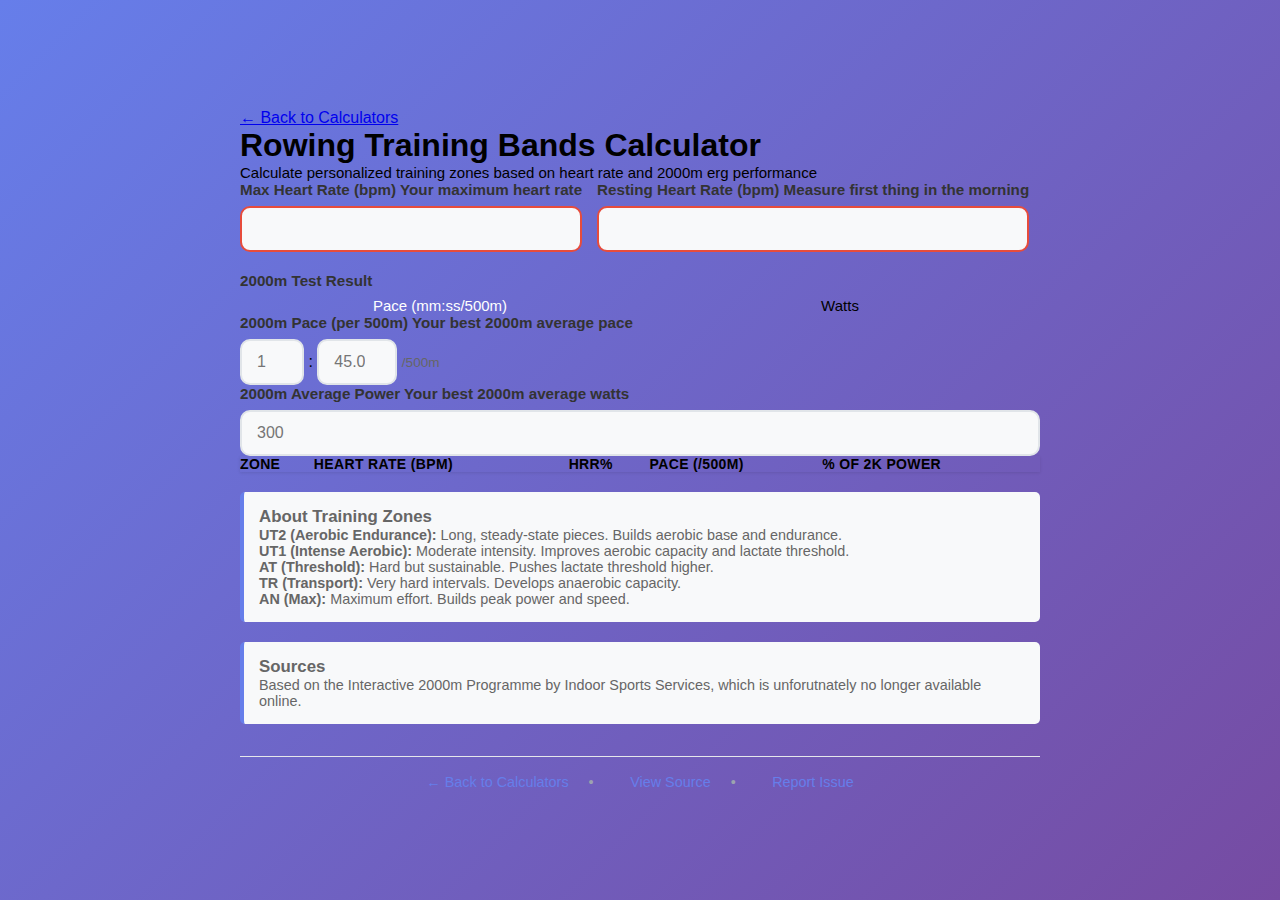
<file: rowing-training-bands-calculator.html>
<!DOCTYPE html>
<html lang="en">
<head>
    <meta charset="UTF-8">
    <meta name="viewport" content="width=device-width, initial-scale=1.0">
    <title>Rowing Training Bands Calculator - Heart Rate & Power Zones</title>
    <meta name="description" content="Calculate personalized rowing training zones based on your max heart rate, resting heart rate, and 2000m erg time. Get precise heart rate ranges, pace targets, and power zones for optimal training.">
    <meta name="keywords" content="rowing training zones, heart rate zones, rowing calculator, erg training, 2k pace, rowing power zones, Karvonen method, concept2 training">

    <!-- Open Graph / Facebook -->
    <meta property="og:type" content="website">
    <meta property="og:title" content="Rowing Training Bands Calculator">
    <meta property="og:description" content="Calculate personalized rowing training zones based on your max heart rate, resting heart rate, and 2000m erg time.">

    <!-- Twitter -->
    <meta name="twitter:card" content="summary">
    <meta name="twitter:title" content="Rowing Training Bands Calculator">
    <meta name="twitter:description" content="Calculate personalized rowing training zones based on your max heart rate, resting heart rate, and 2000m erg time.">

    <link rel="canonical" href="https://guyru.github.io/calculators/rowing-training-bands-calculator.html">
    <link rel="stylesheet" href="shared.css">

    <style>
        /* Container and Card for larger layouts */
        .container {
            background: var(--color-surface);
            border-radius: var(--radius-lg);
            border: 1px solid var(--color-border);
            padding: var(--spacing-xl);
            width: 100%;
            max-width: 800px;
            margin: 0 auto;
        }

        .card {
            background: var(--color-surface);
            border-radius: var(--radius-md);
            padding: var(--spacing-lg);
            border: 1px solid var(--color-border);
        }

        .subtitle {
            color: var(--color-text-secondary);
            font-size: 0.9375rem;
            margin-bottom: var(--spacing-lg);
        }

        /* Input Groups */
        .input-group {
            margin-bottom: var(--spacing-md);
        }

        /* Toggle Buttons */
        .toggle-group {
            display: flex;
            gap: var(--spacing-sm);
            margin-bottom: var(--spacing-sm);
        }

        .toggle-btn {
            flex: 1;
            padding: var(--spacing-xs) var(--spacing-sm);
            border: 2px solid var(--color-border);
            background: var(--color-surface);
            color: var(--color-text);
            border-radius: var(--radius-md);
            cursor: pointer;
            font-weight: 500;
            transition: all 0.15s ease;
            font-size: 0.9375rem;
        }

        .toggle-btn:hover {
            border-color: var(--color-primary);
        }

        .toggle-btn.active {
            background: var(--color-primary);
            color: white;
            border-color: var(--color-primary);
        }

        /* Table Styles */
        .table-container {
            overflow-x: auto;
            margin-top: var(--spacing-lg);
            border-radius: var(--radius-md);
            box-shadow: 0 1px 3px rgba(0, 0, 0, 0.1);
        }

        .results-table {
            width: 100%;
            border-collapse: collapse;
            background: var(--color-surface);
        }

        .results-table th,
        .results-table td {
            padding: var(--spacing-sm);
            text-align: left;
            border-bottom: 1px solid var(--color-border);
        }

        .results-table th {
            background: var(--color-bg);
            font-weight: 600;
            color: var(--color-text);
            font-size: 0.875rem;
            text-transform: uppercase;
            letter-spacing: 0.025em;
            white-space: nowrap;
        }

        .results-table td {
            font-variant-numeric: tabular-nums;
        }

        .results-table tr:last-child td {
            border-bottom: none;
        }

        .results-table tbody tr:hover {
            background: var(--color-bg);
        }

        /* Pace input overrides */
        .pace-inputs input {
            width: 4rem;
        }

        .pace-inputs input#paceSec {
            width: 5rem;
        }

        .zone-name {
            font-weight: 600;
            color: var(--color-text);
        }

        .zone-description {
            font-size: 0.875rem;
            color: var(--color-text-secondary);
            display: block;
            margin-top: 0.25rem;
        }

        @media (max-width: 640px) {
            .container {
                padding: var(--spacing-lg);
            }

            .results-table {
                font-size: 0.875rem;
            }

            .results-table th,
            .results-table td {
                padding: var(--spacing-xs);
            }
        }
    </style>
</head>
<body>
    <div class="container">
        <a href="index.html" class="back-link">← Back to Calculators</a>

        <h1>Rowing Training Bands Calculator</h1>
        <p class="subtitle">Calculate personalized training zones based on heart rate and 2000m erg performance</p>

        <div class="card">
            <form id="calculatorForm">
                <div class="form-row">
                    <div class="input-group">
                        <label for="maxHR">
                            Max Heart Rate (bpm)
                            <span class="help-text">Your maximum heart rate</span>
                        </label>
                        <input
                            type="number"
                            id="maxHR"
                            name="maxHR"
                            min="100"
                            max="250"
                            step="1"
                            required
                            aria-label="Maximum heart rate in beats per minute"
                        >
                    </div>

                    <div class="input-group">
                        <label for="restingHR">
                            Resting Heart Rate (bpm)
                            <span class="help-text">Measure first thing in the morning</span>
                        </label>
                        <input
                            type="number"
                            id="restingHR"
                            name="restingHR"
                            min="30"
                            max="100"
                            step="1"
                            required
                            aria-label="Resting heart rate in beats per minute"
                        >
                    </div>
                </div>

                <div class="input-group">
                    <label>2000m Test Result</label>
                    <div class="toggle-group">
                        <button type="button" class="toggle-btn active" data-mode="pace" aria-pressed="true">Pace (mm:ss/500m)</button>
                        <button type="button" class="toggle-btn" data-mode="watts" aria-pressed="false">Watts</button>
                    </div>
                </div>

                <div class="input-group" id="paceInputGroup">
                    <label for="paceMin">
                        2000m Pace (per 500m)
                        <span class="help-text">Your best 2000m average pace</span>
                    </label>
                    <div class="pace-inputs">
                        <input
                            type="number"
                            id="paceMin"
                            name="paceMin"
                            min="0"
                            max="9"
                            step="1"
                            placeholder="1"
                            aria-label="Pace minutes"
                        >
                        <span class="pace-separator">:</span>
                        <input
                            type="number"
                            id="paceSec"
                            name="paceSec"
                            min="0"
                            max="59"
                            step="0.1"
                            placeholder="45.0"
                            aria-label="Pace seconds"
                        >
                        <span class="unit-label">/500m</span>
                    </div>
                </div>

                <div class="input-group hidden" id="wattsInputGroup">
                    <label for="watts">
                        2000m Average Power
                        <span class="help-text">Your best 2000m average watts</span>
                    </label>
                    <input
                        type="number"
                        id="watts"
                        name="watts"
                        min="50"
                        max="1000"
                        step="1"
                        placeholder="300"
                        aria-label="Power in watts"
                    >
                </div>
            </form>

            <div id="results" class="hidden" aria-live="polite">
                <div class="table-container">
                    <table class="results-table">
                        <thead>
                            <tr>
                                <th>Zone</th>
                                <th id="hrHeader">Heart Rate (bpm)</th>
                                <th>HRR%</th>
                                <th>Pace (/500m)</th>
                                <th>% of 2k Power</th>
                            </tr>
                        </thead>
                        <tbody id="resultsBody">
                            <!-- Results will be inserted here -->
                        </tbody>
                    </table>
                </div>
            </div>
        </div>

        <div class="info-box">
            <h3>About Training Zones</h3>
            <p>
                <strong>UT2 (Aerobic Endurance):</strong> Long, steady-state pieces. Builds aerobic base and endurance.<br>
                <strong>UT1 (Intense Aerobic):</strong> Moderate intensity. Improves aerobic capacity and lactate threshold.<br>
                <strong>AT (Threshold):</strong> Hard but sustainable. Pushes lactate threshold higher.<br>
                <strong>TR (Transport):</strong> Very hard intervals. Develops anaerobic capacity.<br>
                <strong>AN (Max):</strong> Maximum effort. Builds peak power and speed.
            </p>
        </div>

        <div class="info-box">
            <h3>Sources</h3>
            <p>
                Based on the Interactive 2000m Programme by Indoor Sports Services, which is unforutnately no longer available online.
            </p>
        </div>

        <div class="github-links">
            <a href="index.html" aria-label="Back to calculators index">← Back to Calculators</a>
            <a href="https://github.com/guyru/calculators" target="_blank" rel="noopener noreferrer">View Source</a>
            <a href="https://github.com/guyru/calculators/issues" target="_blank" rel="noopener noreferrer">Report Issue</a>
        </div>
    </div>

    <script>
        // Training zone definitions
        const zones = [
            {
                name: 'UT2',
                description: 'Aerobic Endurance',
                hrrMin: 65,
                hrrMax: 70,
                powerMin: 45,
                powerMax: 60
            },
            {
                name: 'UT1',
                description: 'Intense Aerobic',
                hrrMin: 70,
                hrrMax: 80,
                powerMin: 60,
                powerMax: 70
            },
            {
                name: 'AT',
                description: 'Threshold',
                hrrMin: 80,
                hrrMax: 85,
                powerMin: 70,
                powerMax: 80
            },
            {
                name: 'TR',
                description: 'Transport',
                hrrMin: 85,
                hrrMax: 95,
                powerMin: 80,
                powerMax: 105
            },
            {
                name: 'AN',
                description: 'Max',
                hrrMin: 95,
                hrrMax: 100,
                powerMin: 105,
                powerMax: 115
            }
        ];

        // DOM elements
        const form = document.getElementById('calculatorForm');
        const maxHRInput = document.getElementById('maxHR');
        const restingHRInput = document.getElementById('restingHR');
        const paceMinInput = document.getElementById('paceMin');
        const paceSecInput = document.getElementById('paceSec');
        const wattsInput = document.getElementById('watts');
        const paceInputGroup = document.getElementById('paceInputGroup');
        const wattsInputGroup = document.getElementById('wattsInputGroup');
        const results = document.getElementById('results');
        const resultsBody = document.getElementById('resultsBody');
        const hrHeader = document.getElementById('hrHeader');
        const toggleBtns = document.querySelectorAll('.toggle-btn');

        let currentMode = 'pace';

        // Toggle between pace and watts input
        toggleBtns.forEach(btn => {
            btn.addEventListener('click', () => {
                const mode = btn.dataset.mode;
                const previousMode = currentMode;
                currentMode = mode;

                toggleBtns.forEach(b => {
                    b.classList.remove('active');
                    b.setAttribute('aria-pressed', 'false');
                });
                btn.classList.add('active');
                btn.setAttribute('aria-pressed', 'true');

                // Sync values between pace and watts
                if (mode === 'pace' && previousMode === 'watts') {
                    // Switching to pace mode - convert watts to pace
                    const watts = parseFloat(wattsInput.value);
                    if (watts) {
                        const paceSeconds = wattsToPace(watts);
                        const minutes = Math.floor(paceSeconds / 60);
                        const seconds = paceSeconds % 60;
                        paceMinInput.value = minutes;
                        paceSecInput.value = seconds.toFixed(1);
                    }
                    paceInputGroup.classList.remove('hidden');
                    wattsInputGroup.classList.add('hidden');
                    wattsInput.removeAttribute('required');
                    paceMinInput.setAttribute('required', '');
                    paceSecInput.setAttribute('required', '');
                } else if (mode === 'watts' && previousMode === 'pace') {
                    // Switching to watts mode - convert pace to watts
                    const paceMin = parseFloat(paceMinInput.value);
                    const paceSec = parseFloat(paceSecInput.value);
                    if ((paceMin || paceMin === 0) && (paceSec || paceSec === 0)) {
                        const paceSeconds = paceToSeconds(paceMin, paceSec);
                        const watts = paceToWatts(paceSeconds);
                        wattsInput.value = Math.round(watts);
                    }
                    paceInputGroup.classList.add('hidden');
                    wattsInputGroup.classList.remove('hidden');
                    paceMinInput.removeAttribute('required');
                    paceSecInput.removeAttribute('required');
                    wattsInput.setAttribute('required', '');
                }

                calculate();
            });
        });

        // Convert pace (mm:ss) to total seconds per 500m
        function paceToSeconds(minutes, seconds) {
            return minutes * 60 + seconds;
        }

        // Convert seconds per 500m to mm:ss format
        function secondsToPace(totalSeconds) {
            const minutes = Math.floor(totalSeconds / 60);
            const seconds = totalSeconds % 60;
            return `${minutes}:${seconds.toFixed(1).padStart(4, '0')}`;
        }

        // Convert watts to pace (seconds per 500m)
        function wattsToPace(watts) {
            return 500 * Math.cbrt(2.80 / watts);
        }

        // Convert pace (seconds per 500m) to watts
        function paceToWatts(paceSeconds) {
            return 2.80 / Math.pow(paceSeconds / 500, 3);
        }

        // Calculate target HR using Karvonen method
        function calculateTargetHR(maxHR, restingHR, intensity) {
            const hrr = maxHR - restingHR; // Heart Rate Reserve
            return Math.round(hrr * (intensity / 100) + restingHR);
        }

        // Format pace for display
        function formatPace(paceSeconds) {
            const minutes = Math.floor(paceSeconds / 60);
            const seconds = paceSeconds % 60;
            const secStr = seconds < 10 ? `0${seconds.toFixed(1)}` : seconds.toFixed(1);
            return `${minutes}:${secStr}`;
        }

        // Main calculation function
        function calculate() {
            const maxHR = parseFloat(maxHRInput.value);
            const restingHR = parseFloat(restingHRInput.value);
            const hasHRData = maxHR && restingHR && maxHR > restingHR;

            let base2kWatts;

            if (currentMode === 'pace') {
                const paceMin = parseFloat(paceMinInput.value);
                const paceSec = parseFloat(paceSecInput.value);

                if (!paceMin && paceMin !== 0 || !paceSec && paceSec !== 0) return;

                const paceSeconds = paceToSeconds(paceMin, paceSec);
                base2kWatts = paceToWatts(paceSeconds);
            } else {
                const watts = parseFloat(wattsInput.value);
                if (!watts) return;
                base2kWatts = watts;
            }

            if (!base2kWatts) return;

            // Show/hide HR column based on whether we have HR data
            if (hasHRData) {
                hrHeader.classList.remove('hidden');
            } else {
                hrHeader.classList.add('hidden');
            }

            // Calculate zones
            resultsBody.innerHTML = '';

            zones.forEach(zone => {
                const powerMin = base2kWatts * (zone.powerMin / 100);
                const powerMax = base2kWatts * (zone.powerMax / 100);

                const paceMin = wattsToPace(powerMax); // Higher watts = faster pace (lower seconds)
                const paceMax = wattsToPace(powerMin); // Lower watts = slower pace (higher seconds)

                const row = document.createElement('tr');

                let hrCell = '';
                if (hasHRData) {
                    const hrMin = calculateTargetHR(maxHR, restingHR, zone.hrrMin);
                    const hrMax = calculateTargetHR(maxHR, restingHR, zone.hrrMax);
                    hrCell = `<td>${hrMin} - ${hrMax}</td>`;
                } else {
                    hrCell = `<td class="hidden"></td>`;
                }

                row.innerHTML = `
                    <td>
                        <span class="zone-name">${zone.name}</span>
                        <span class="zone-description">${zone.description}</span>
                    </td>
                    ${hrCell}
                    <td>${zone.hrrMin} - ${zone.hrrMax}</td>
                    <td>${formatPace(paceMin)} - ${formatPace(paceMax)}</td>
                    <td>${zone.powerMin} - ${zone.powerMax}%</td>
                `;
                resultsBody.appendChild(row);
            });

            results.classList.remove('hidden');
        }

        // Add input listeners
        maxHRInput.addEventListener('input', calculate);
        restingHRInput.addEventListener('input', calculate);
        paceMinInput.addEventListener('input', calculate);
        paceSecInput.addEventListener('input', calculate);
        wattsInput.addEventListener('input', calculate);

        // Prevent form submission
        form.addEventListener('submit', (e) => {
            e.preventDefault();
            calculate();
        });
    </script>
</body>
</html>
</file>
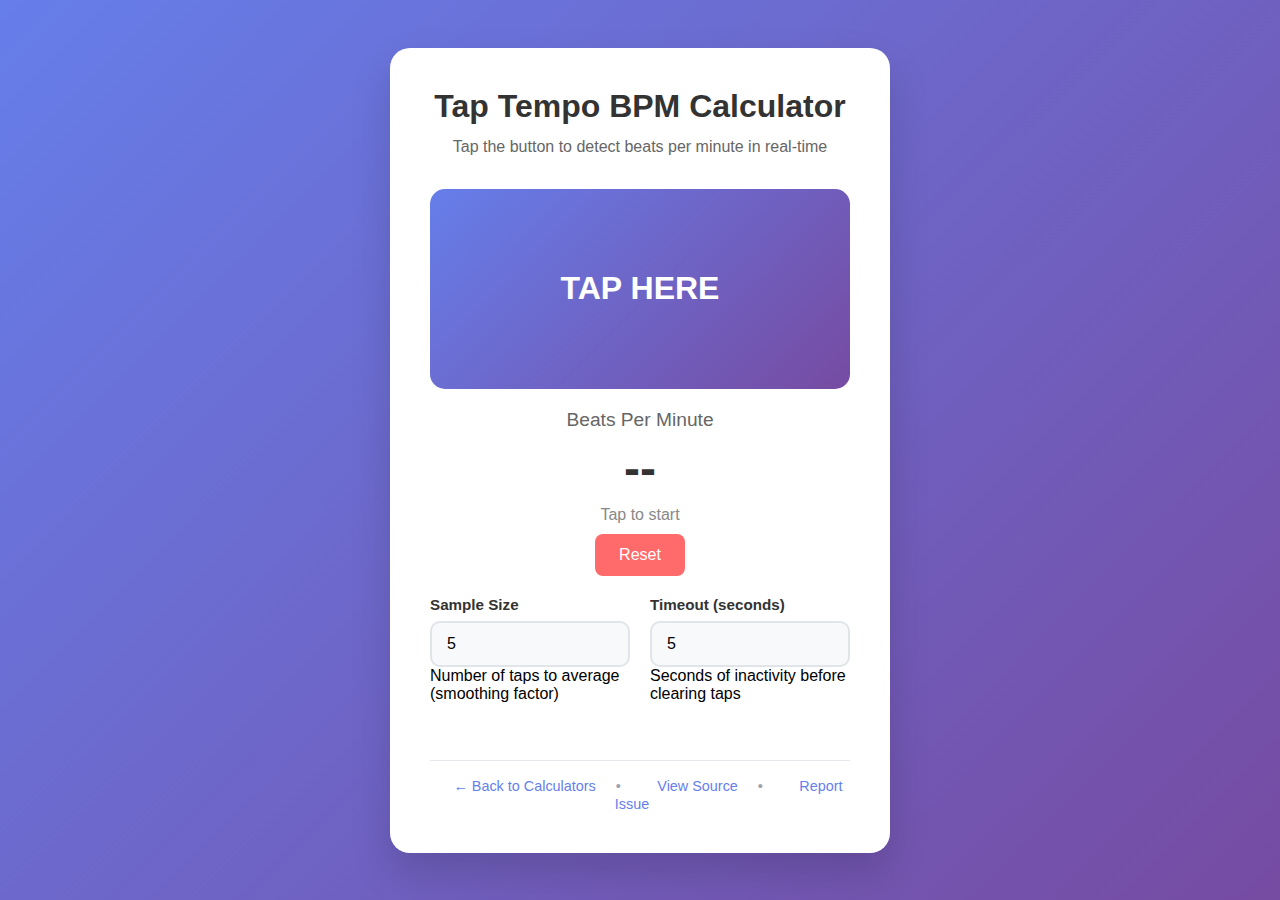
<file: tap-tempo-calculator.html>
<!DOCTYPE html>
<html lang="en">
<head>
    <meta charset="UTF-8">
    <meta name="viewport" content="width=device-width, initial-scale=1.0">
    <title>Tap Tempo BPM Calculator - Real-time Beat Detection</title>
    <meta name="description" content="Tap tempo BPM calculator with configurable sample size and timeout. Detect beats per minute in real-time by tapping a button. Perfect for musicians and DJs.">
    <meta name="keywords" content="tap tempo, bpm calculator, beats per minute, tempo calculator, music tempo, rhythm calculator, metronome">
    <meta name="author" content="guyru">
    
    <!-- Open Graph / Facebook -->
    <meta property="og:type" content="website">
    <meta property="og:url" content="https://guyru.github.io/calculators/tap-tempo-calculator.html">
    <meta property="og:title" content="Tap Tempo BPM Calculator - Real-time Beat Detection">
    <meta property="og:description" content="Tap tempo BPM calculator with configurable sample size and timeout. Detect beats per minute in real-time by tapping a button.">
    
    <!-- Twitter -->
    <meta property="twitter:card" content="summary">
    <meta property="twitter:url" content="https://guyru.github.io/calculators/tap-tempo-calculator.html">
    <meta property="twitter:title" content="Tap Tempo BPM Calculator - Real-time Beat Detection">
    <meta property="twitter:description" content="Tap tempo BPM calculator with configurable sample size and timeout. Detect beats per minute in real-time by tapping a button.">
    
    <link rel="stylesheet" href="shared.css">
    <style>
        .tap-button {
            width: 100%;
            min-height: 200px;
            font-size: 2rem;
            font-weight: bold;
            background: linear-gradient(135deg, #667eea 0%, #764ba2 100%);
            color: white;
            border: none;
            border-radius: 15px;
            cursor: pointer;
            transition: all 0.2s ease;
            margin: 20px 0;
            display: flex;
            align-items: center;
            justify-content: center;
            user-select: none;
            -webkit-tap-highlight-color: transparent;
        }
        
        .tap-button:hover {
            transform: translateY(-2px);
            box-shadow: 0 8px 25px rgba(102, 126, 234, 0.3);
        }
        
        .tap-button:active {
            transform: translateY(0);
            box-shadow: 0 4px 15px rgba(102, 126, 234, 0.2);
            background: linear-gradient(135deg, #5a6fd8 0%, #6a4190 100%);
        }
        
        .bpm-display {
            text-align: center;
            margin: 20px 0;
        }
        
        .bpm-value {
            font-size: 3rem;
            font-weight: bold;
            color: #333;
            margin: 10px 0;
        }
        
        .bpm-label {
            font-size: 1.2rem;
            color: #666;
            margin-bottom: 10px;
        }
        
        .tap-count {
            font-size: 1rem;
            color: #888;
            margin-top: 10px;
        }
        
        .settings-grid {
            display: grid;
            grid-template-columns: 1fr 1fr;
            gap: 20px;
            margin-bottom: 20px;
        }
        
        .reset-button {
            background: #ff6b6b;
            color: white;
            border: none;
            padding: 12px 24px;
            border-radius: 8px;
            cursor: pointer;
            font-size: 1rem;
            transition: background-color 0.2s ease;
            margin-top: 10px;
        }
        
        .reset-button:hover {
            background: #ff5252;
        }
        
        @media (max-width: 768px) {
            .settings-grid {
                grid-template-columns: 1fr;
                gap: 15px;
            }
            
            .tap-button {
                min-height: 150px;
                font-size: 1.5rem;
            }
            
            .bpm-value {
                font-size: 2.5rem;
            }
        }
    </style>
</head>
<body>
    <div class="calculator-container">
        <div class="header">
            <h1>Tap Tempo BPM Calculator</h1>
            <p>Tap the button to detect beats per minute in real-time</p>
        </div>

        <button class="tap-button" id="tapButton" 
                aria-label="Tap this button to the beat to calculate BPM">
            TAP HERE
        </button>

        <div class="bpm-display">
            <div class="bpm-label">Beats Per Minute</div>
            <div class="bpm-value" id="bpmValue" aria-live="polite">--</div>
            <div class="tap-count" id="tapCount" aria-live="polite">Tap to start</div>
            <button class="reset-button" id="resetButton" aria-label="Reset all taps and start over">
                Reset
            </button>
        </div>

        <form id="calculatorForm">
            <div class="settings-grid">
                <div class="form-group">
                    <label for="sampleSize">Sample Size</label>
                    <input type="number" id="sampleSize" min="2" max="20" value="5" 
                           aria-describedby="sampleSizeHelp" aria-label="Number of taps to average for BPM calculation">
                    <div class="help-text" id="sampleSizeHelp">Number of taps to average (smoothing factor)</div>
                </div>
                
                <div class="form-group">
                    <label for="timeout">Timeout (seconds)</label>
                    <input type="number" id="timeout" min="1" max="30" value="5" 
                           aria-describedby="timeoutHelp" aria-label="Seconds before clearing tap history">
                    <div class="help-text" id="timeoutHelp">Seconds of inactivity before clearing taps</div>
                </div>
            </div>
        </form>

        <div class="github-links">
            <a href="index.html" aria-label="Back to calculator index">← Back to Calculators</a>
            <a href="https://github.com/guyru/calculators" target="_blank" rel="noopener noreferrer">View Source</a>
            <a href="https://github.com/guyru/calculators/issues" target="_blank" rel="noopener noreferrer">Report Issue</a>
        </div>
    </div>

    <script>
        class TapTempo {
            constructor(sampleSize = 5, timeoutSeconds = 5) {
                this.sampleSize = sampleSize;
                this.timeout = timeoutSeconds * 1000; // Convert to milliseconds
                this.timestamps = [];
            }
            
            updateSettings(sampleSize, timeoutSeconds) {
                this.sampleSize = sampleSize;
                this.timeout = timeoutSeconds * 1000;
                // Clear timestamps when settings change to avoid inconsistency
                this.timestamps = [];
            }
            
            tap() {
                const now = Date.now();
                
                // Remove timestamps older than sample size
                if (this.timestamps.length >= this.sampleSize) {
                    this.timestamps = this.timestamps.slice(0, this.sampleSize - 1);
                }
                
                // Reset timestamps if the duration since the last timestamp exceeds the timeout
                if (this.timestamps.length > 0) {
                    const lastTimestamp = this.timestamps[0];
                    if (now - lastTimestamp > this.timeout) {
                        this.timestamps = [];
                    }
                }
                
                // Store the timestamp at the beginning of the array (most recent first)
                this.timestamps.unshift(now);
                
                // Calculate average duration between taps
                if (this.timestamps.length > 1) {
                    const totalDuration = this.timestamps[0] - this.timestamps[this.timestamps.length - 1];
                    const averageDuration = totalDuration / (this.timestamps.length - 1);
                    const bpm = 60000 / averageDuration; // Convert to BPM
                    
                    return {
                        bpm: bpm,
                        tapCount: this.timestamps.length
                    };
                }
                
                return {
                    bpm: null,
                    tapCount: this.timestamps.length
                };
            }
            
            reset() {
                this.timestamps = [];
            }
        }

        // Initialize the tap tempo calculator
        let tapTempo = new TapTempo(5, 5);
        
        // DOM elements
        const tapButton = document.getElementById('tapButton');
        const bpmValue = document.getElementById('bpmValue');
        const tapCount = document.getElementById('tapCount');
        const resetButton = document.getElementById('resetButton');
        const sampleSizeInput = document.getElementById('sampleSize');
        const timeoutInput = document.getElementById('timeout');
        
        // Handle tap button clicks
        tapButton.addEventListener('click', function() {
            const result = tapTempo.tap();
            
            if (result.bpm !== null) {
                bpmValue.textContent = Math.round(result.bpm); // Round to integer
                tapCount.textContent = '';
            } else {
                bpmValue.textContent = '--';
                tapCount.textContent = result.tapCount === 1 ? 'Tap again for BPM' : 'Keep tapping';
            }
        });
        
        // Handle reset button
        resetButton.addEventListener('click', function() {
            tapTempo.reset();
            bpmValue.textContent = '--';
            tapCount.textContent = 'Tap to start';
        });
        
        // Handle settings changes
        function updateSettings() {
            const sampleSize = parseInt(sampleSizeInput.value);
            const timeout = parseInt(timeoutInput.value);
            
            if (sampleSize >= 2 && sampleSize <= 20 && timeout >= 1 && timeout <= 30) {
                tapTempo.updateSettings(sampleSize, timeout);
                // Reset display when settings change
                bpmValue.textContent = '--';
                tapCount.textContent = 'Tap to start';
            }
        }
        
        sampleSizeInput.addEventListener('input', updateSettings);
        timeoutInput.addEventListener('input', updateSettings);
        
        // Add keyboard support for spacebar tapping
        document.addEventListener('keydown', function(event) {
            if (event.code === 'Space') {
                event.preventDefault(); // Prevent page scrolling
                tapButton.click();
            }
        });
        
        // Add visual feedback for keyboard tapping
        document.addEventListener('keydown', function(event) {
            if (event.code === 'Space') {
                tapButton.style.transform = 'translateY(0)';
                tapButton.style.background = 'linear-gradient(135deg, #5a6fd8 0%, #6a4190 100%)';
            }
        });
        
        document.addEventListener('keyup', function(event) {
            if (event.code === 'Space') {
                tapButton.style.transform = '';
                tapButton.style.background = '';
            }
        });
    </script>
</body>
</html>
</file>
<file: shared.css>
/* Shared Calculator Styles */
* {
    margin: 0;
    padding: 0;
    box-sizing: border-box;
}

body {
    font-family: 'Segoe UI', Tahoma, Geneva, Verdana, sans-serif;
    background: linear-gradient(135deg, #667eea 0%, #764ba2 100%);
    min-height: 100vh;
    display: flex;
    align-items: center;
    justify-content: center;
    padding: 20px;
}

.calculator-container {
    background: white;
    border-radius: 20px;
    box-shadow: 0 20px 40px rgba(0, 0, 0, 0.15);
    padding: 40px;
    width: 100%;
    max-width: 500px;
    margin: 0 auto;
}

.header {
    text-align: center;
    margin-bottom: 30px;
}

.header h1 {
    color: #333;
    font-size: 2rem;
    margin-bottom: 10px;
}

.header p {
    color: #666;
    font-size: 1rem;
    line-height: 1.5;
}

.form-group {
    margin-bottom: 25px;
}

.form-row {
    display: flex;
    gap: 15px;
    margin-bottom: 20px;
}

.form-row .form-group {
    flex: 1;
    margin-bottom: 0;
}

label {
    display: block;
    margin-bottom: 8px;
    color: #333;
    font-weight: 600;
    font-size: 0.95rem;
}

input[type="number"], select {
    width: 100%;
    padding: 12px 15px;
    border: 2px solid #e1e5e9;
    border-radius: 10px;
    font-size: 16px;
    transition: all 0.3s ease;
    background: #f8f9fa;
}

input[type="number"]:focus, select:focus {
    outline: none;
    border-color: #667eea;
    background: white;
    box-shadow: 0 0 0 3px rgba(102, 126, 234, 0.1);
}

input[type="number"]:invalid {
    border-color: #e74c3c;
}

select {
    cursor: pointer;
}

.unit-label {
    font-size: 0.85rem;
    color: #666;
    margin-top: 5px;
}

.results {
    background: linear-gradient(135deg, #667eea, #764ba2);
    color: white;
    padding: 25px;
    border-radius: 15px;
    margin-top: 30px;
    text-align: center;
    min-height: 120px;
    display: flex;
    flex-direction: column;
    justify-content: center;
}

.results.hidden {
    display: none;
}

.main-result {
    font-size: 2.5rem;
    font-weight: bold;
    margin-bottom: 10px;
}

.results-text {
    font-size: 1.1rem;
    opacity: 0.9;
}

.category {
    margin-top: 15px;
    padding: 10px 20px;
    background: rgba(255, 255, 255, 0.2);
    border-radius: 20px;
    font-weight: 600;
    display: inline-block;
}

.error {
    background: linear-gradient(135deg, #e74c3c, #c0392b);
    color: white;
    padding: 15px;
    border-radius: 10px;
    margin-top: 20px;
    text-align: center;
    display: none;
}

.info-box {
    background: #f8f9fa;
    border-left: 4px solid #667eea;
    padding: 15px;
    margin-top: 20px;
    border-radius: 5px;
    font-size: 0.9rem;
    color: #666;
}

.formula-section {
    margin-top: 15px;
    padding-top: 15px;
    border-top: 1px solid #ddd;
}

.formula-section h4 {
    color: #333;
    margin-bottom: 10px;
    font-size: 1rem;
}

.formula {
    background: #f1f3f4;
    padding: 10px;
    border-radius: 5px;
    font-family: 'Courier New', monospace;
    font-size: 0.85rem;
    margin-bottom: 8px;
    overflow-x: auto;
}

/* Mobile responsiveness */
@media (max-width: 640px) {
    .calculator-container {
        padding: 30px 25px;
        margin: 10px;
    }

    .header h1 {
        font-size: 1.7rem;
    }

    .form-row {
        flex-direction: column;
        gap: 0;
    }

    .form-row .form-group {
        margin-bottom: 20px;
    }

    .main-result {
        font-size: 2rem;
    }
}

@media (max-width: 480px) {
    .calculator-container {
        padding: 25px 20px;
    }

    .header h1 {
        font-size: 1.5rem;
    }

    input[type="number"], select {
        padding: 10px 12px;
        font-size: 16px; /* Prevents zoom on iOS */
    }
}

/* Calculator Card Styles for Index Page */
.calculator-grid {
    display: grid;
    gap: 2rem;
    margin: 2rem 0;
}

.calculator-card {
    background: white;
    border-radius: 12px;
    padding: 2rem;
    box-shadow: 0 4px 6px rgba(0, 0, 0, 0.1);
    border: 1px solid #e5e7eb;
    transition: transform 0.2s ease, box-shadow 0.2s ease;
    text-decoration: none;
    color: inherit;
}

.calculator-card:hover {
    transform: translateY(-2px);
    box-shadow: 0 8px 25px rgba(0, 0, 0, 0.15);
    text-decoration: none;
}

.calculator-card h2 {
    color: #667eea;
    margin-bottom: 1rem;
    font-size: 1.5rem;
}

.calculator-card p {
    color: #6b7280;
    line-height: 1.6;
    margin-bottom: 1rem;
}

.intro-text {
    text-align: center;
    max-width: 600px;
    margin: 0 auto 3rem;
    color: #6b7280;
    font-size: 1.1rem;
    line-height: 1.6;
}

.footer {
    text-align: center;
    margin-top: 3rem;
    padding: 2rem 0;
    color: #9ca3af;
    font-size: 0.9rem;
}

/* Index page specific container sizing */
.calculator-container.index {
    max-width: 800px;
}

/* GitHub Links Styling */
.github-links {
    text-align: center;
    margin-top: 2rem;
    padding-top: 1rem;
    border-top: 1px solid #e5e7eb;
}

.github-links a {
    color: #667eea;
    text-decoration: none;
    margin: 0 1rem;
    font-size: 0.9rem;
    transition: color 0.2s ease;
}

.github-links a:hover {
    color: #764ba2;
    text-decoration: underline;
}

.github-links a:not(:last-child)::after {
    content: " •";
    color: #9ca3af;
    margin-left: 1rem;
}
</file>
